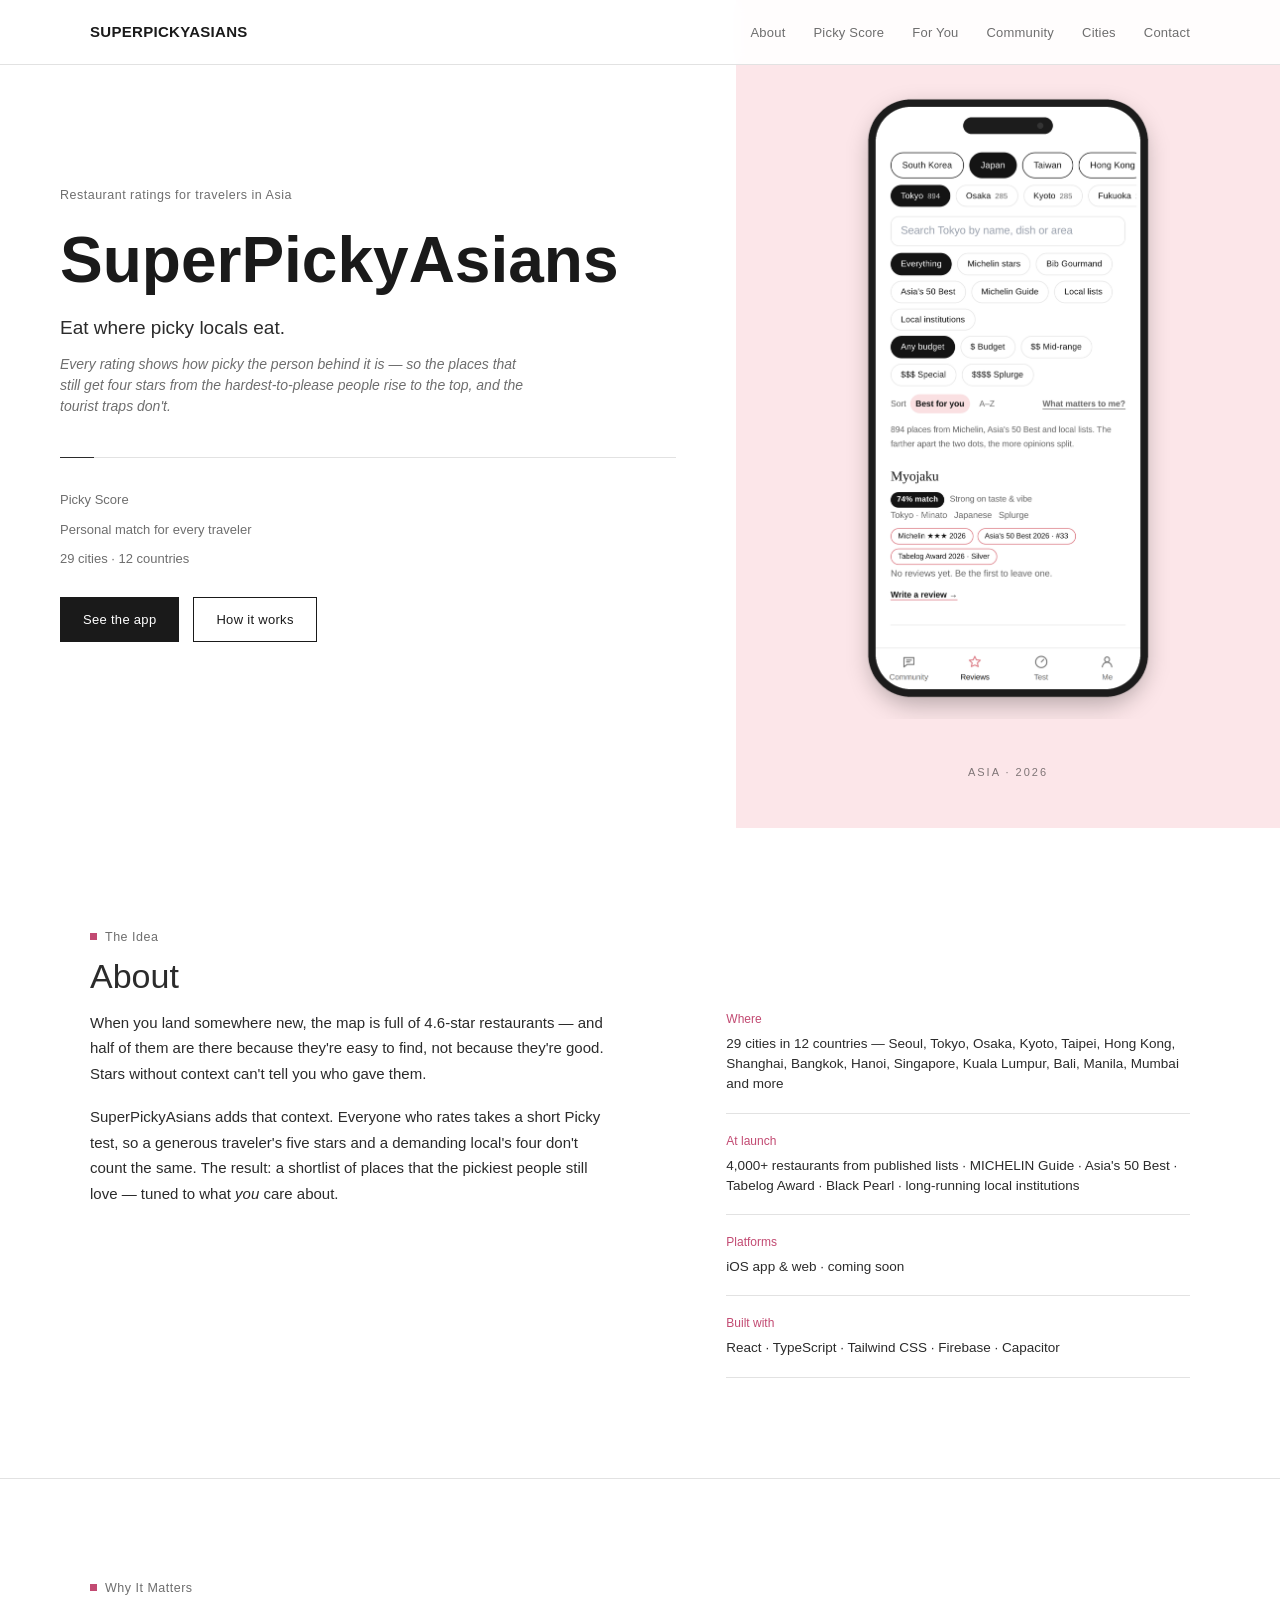
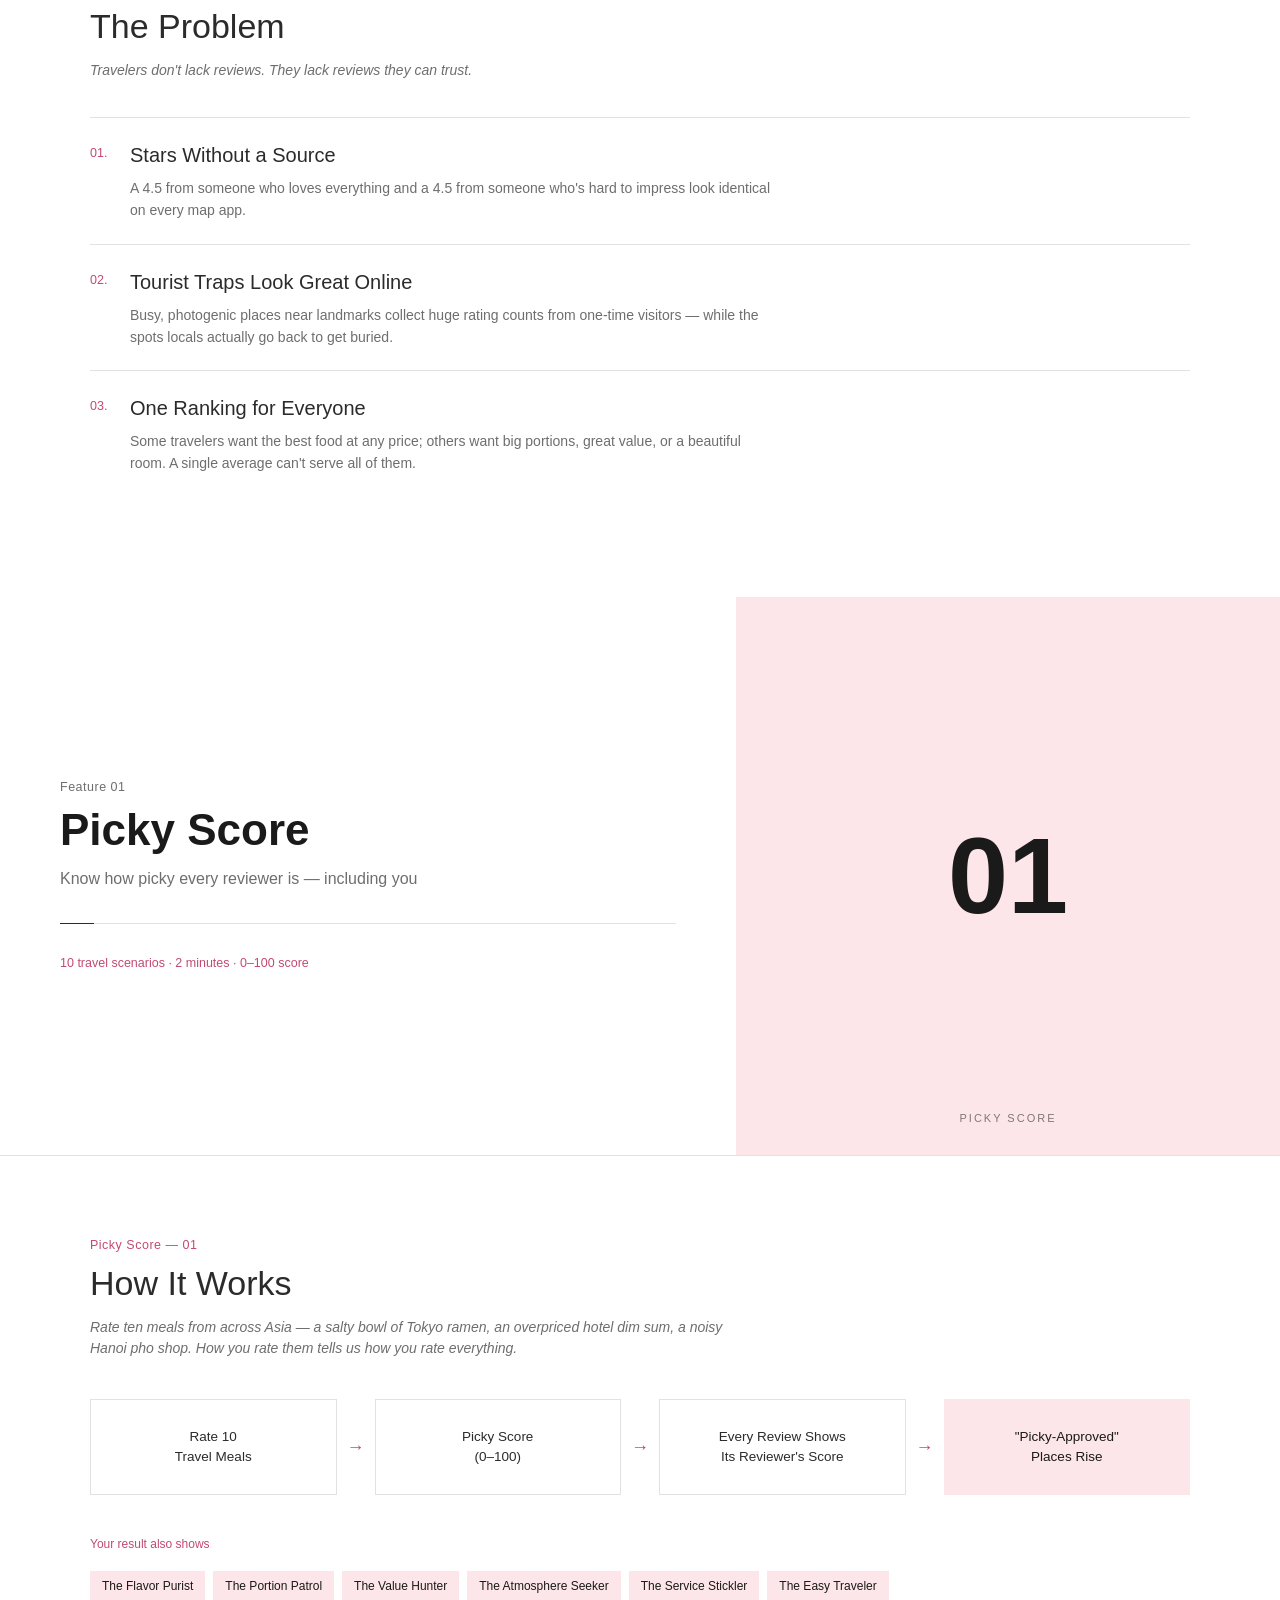
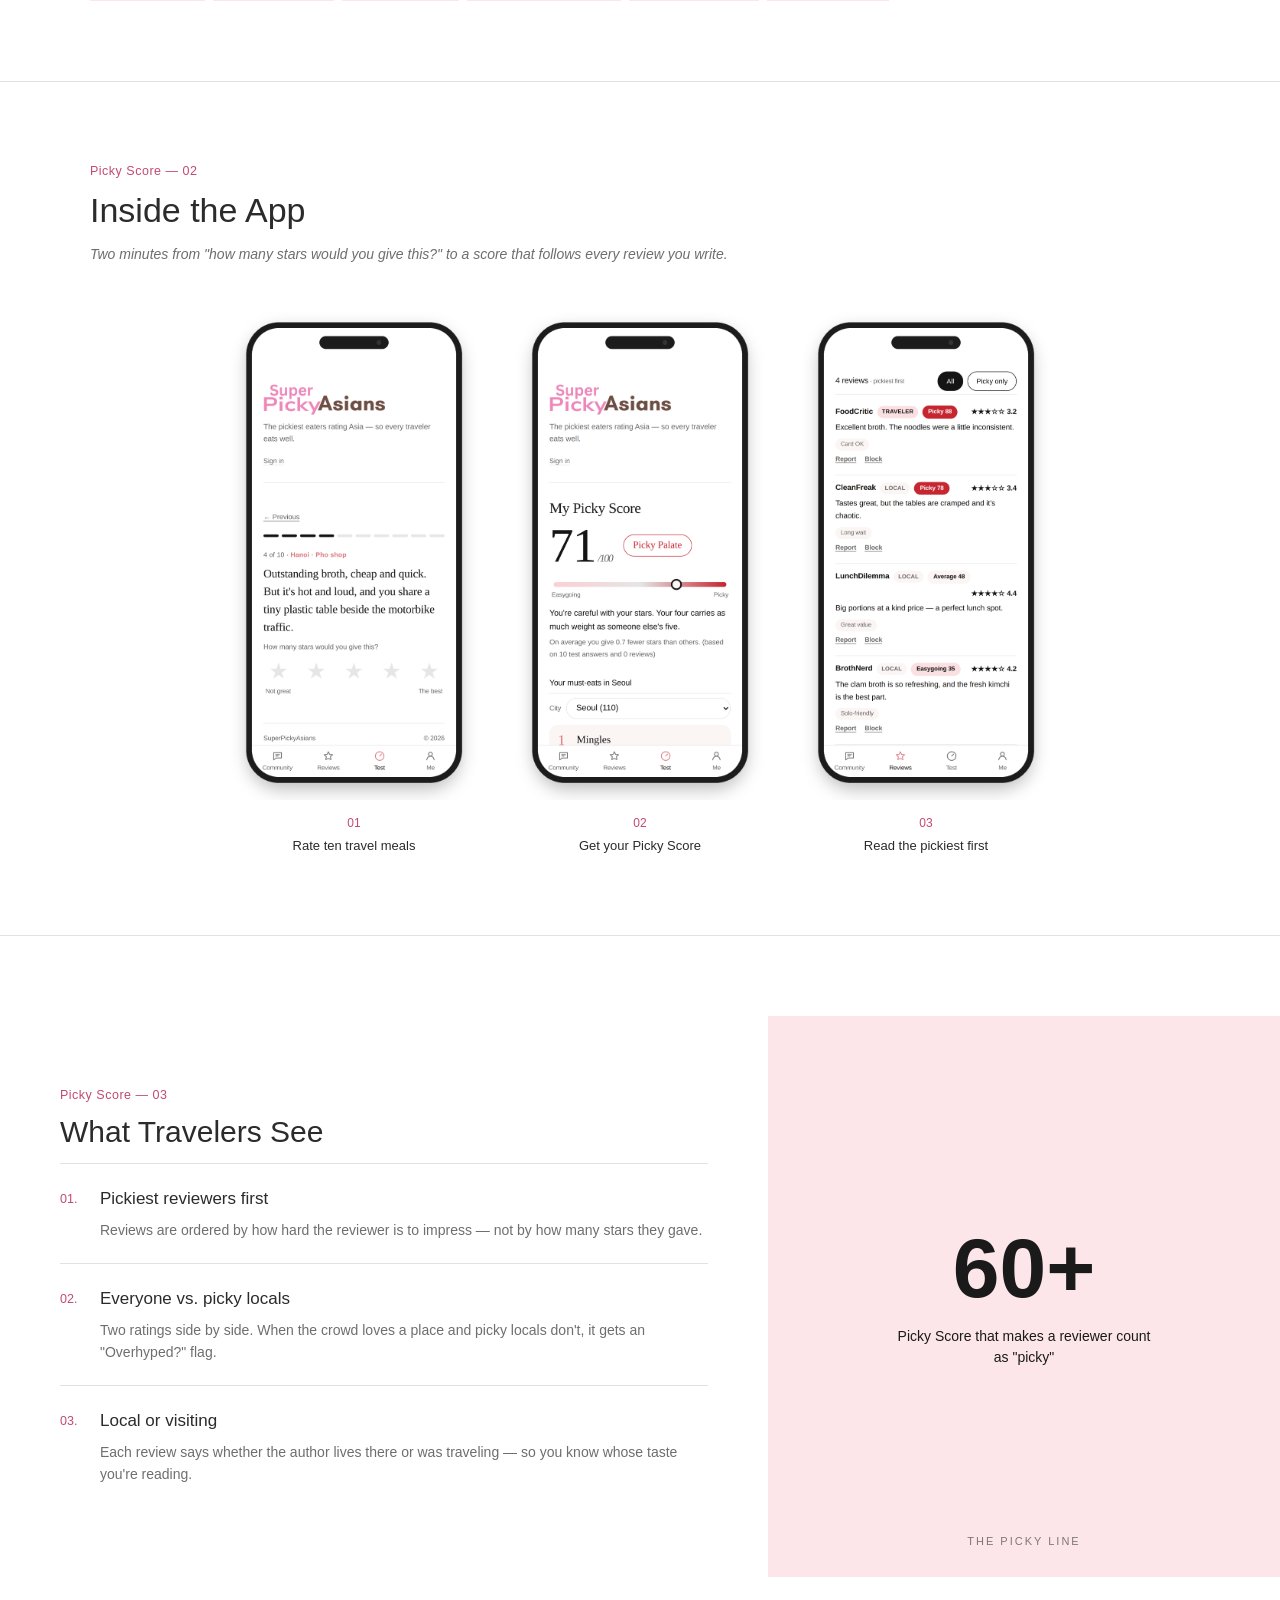
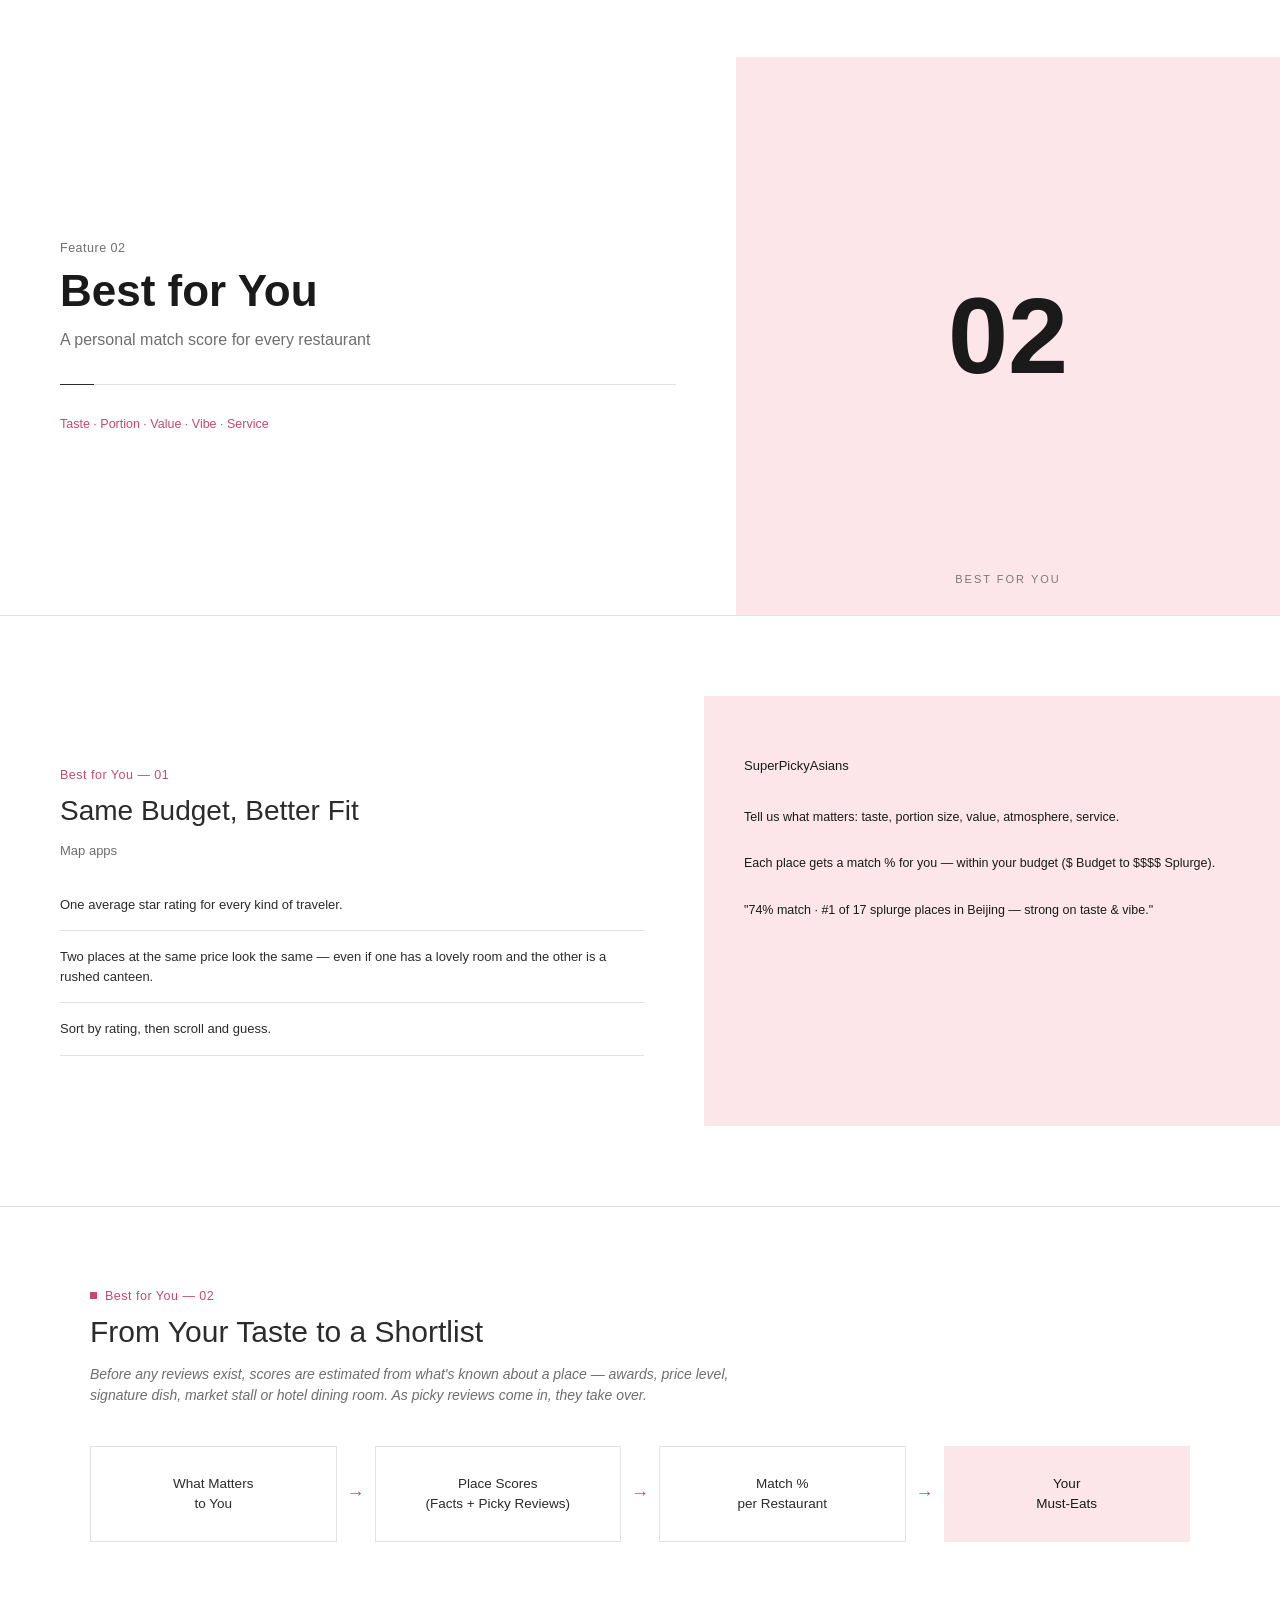
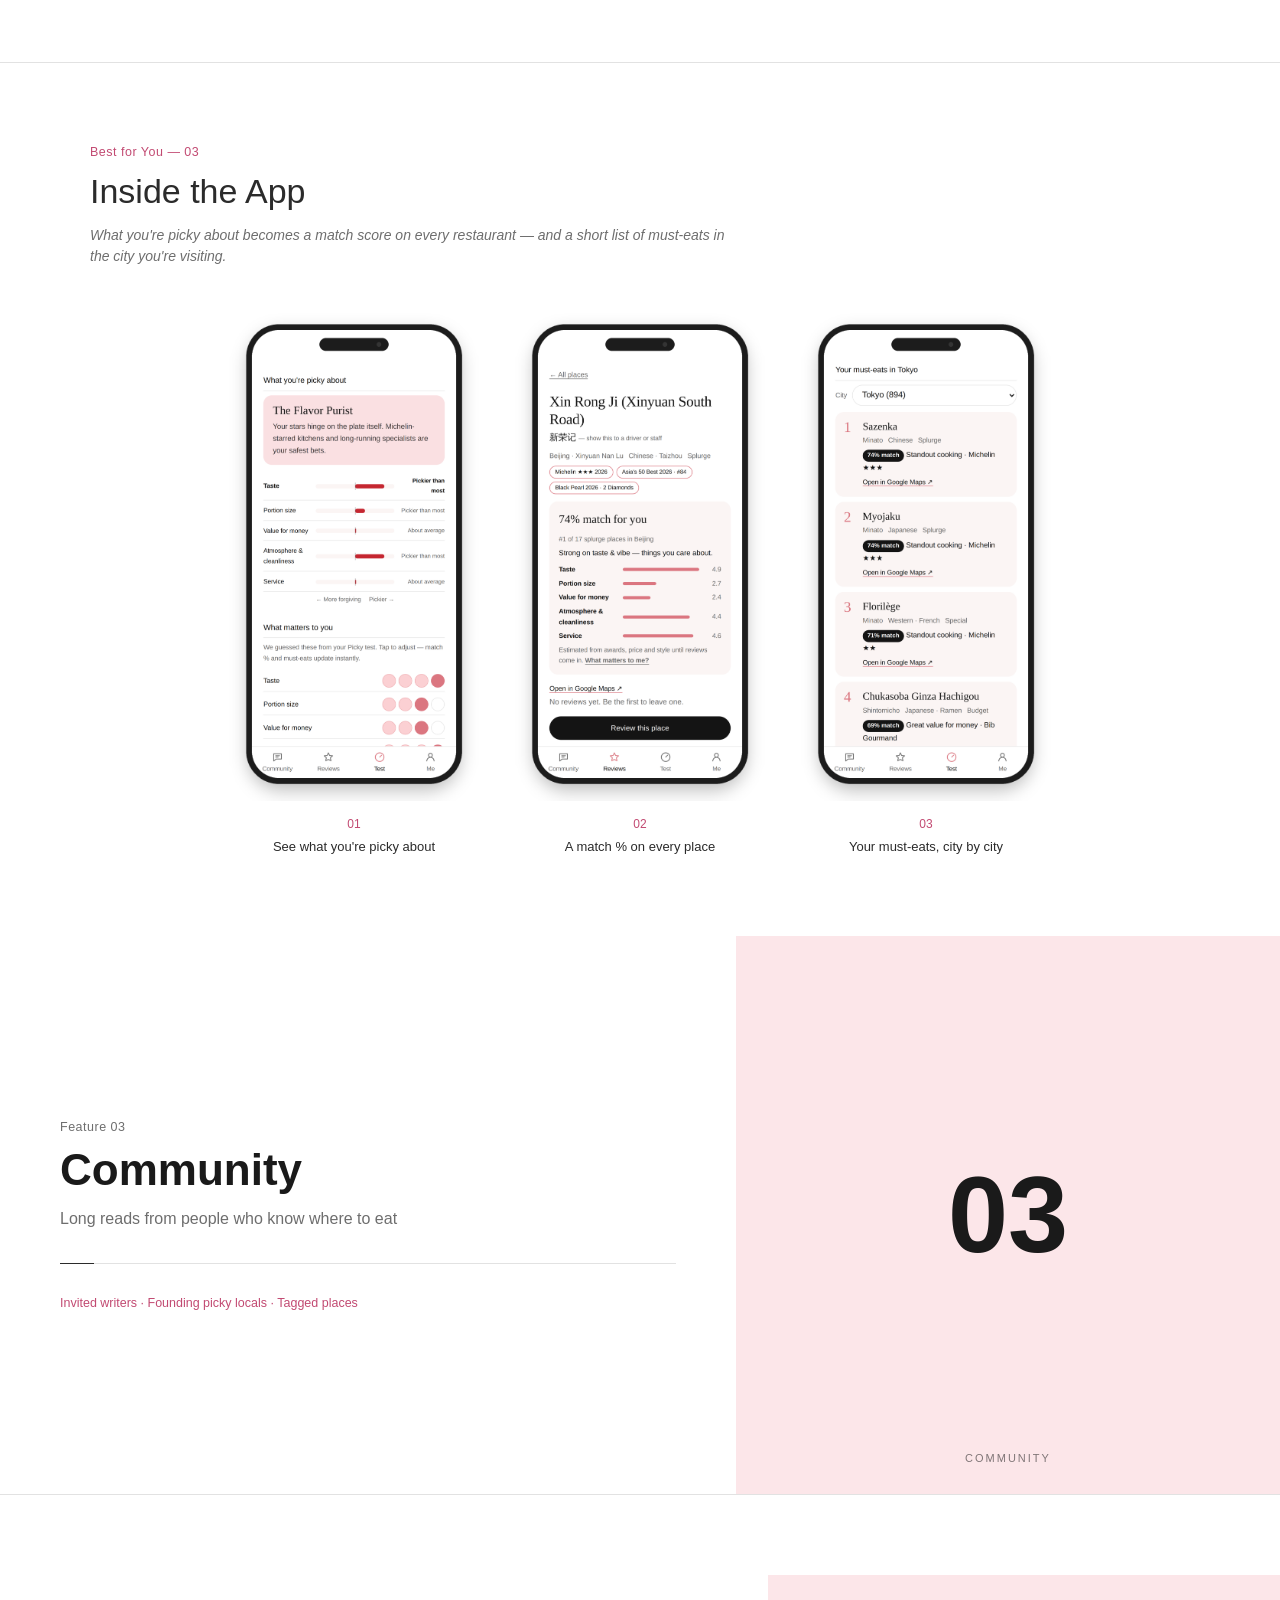
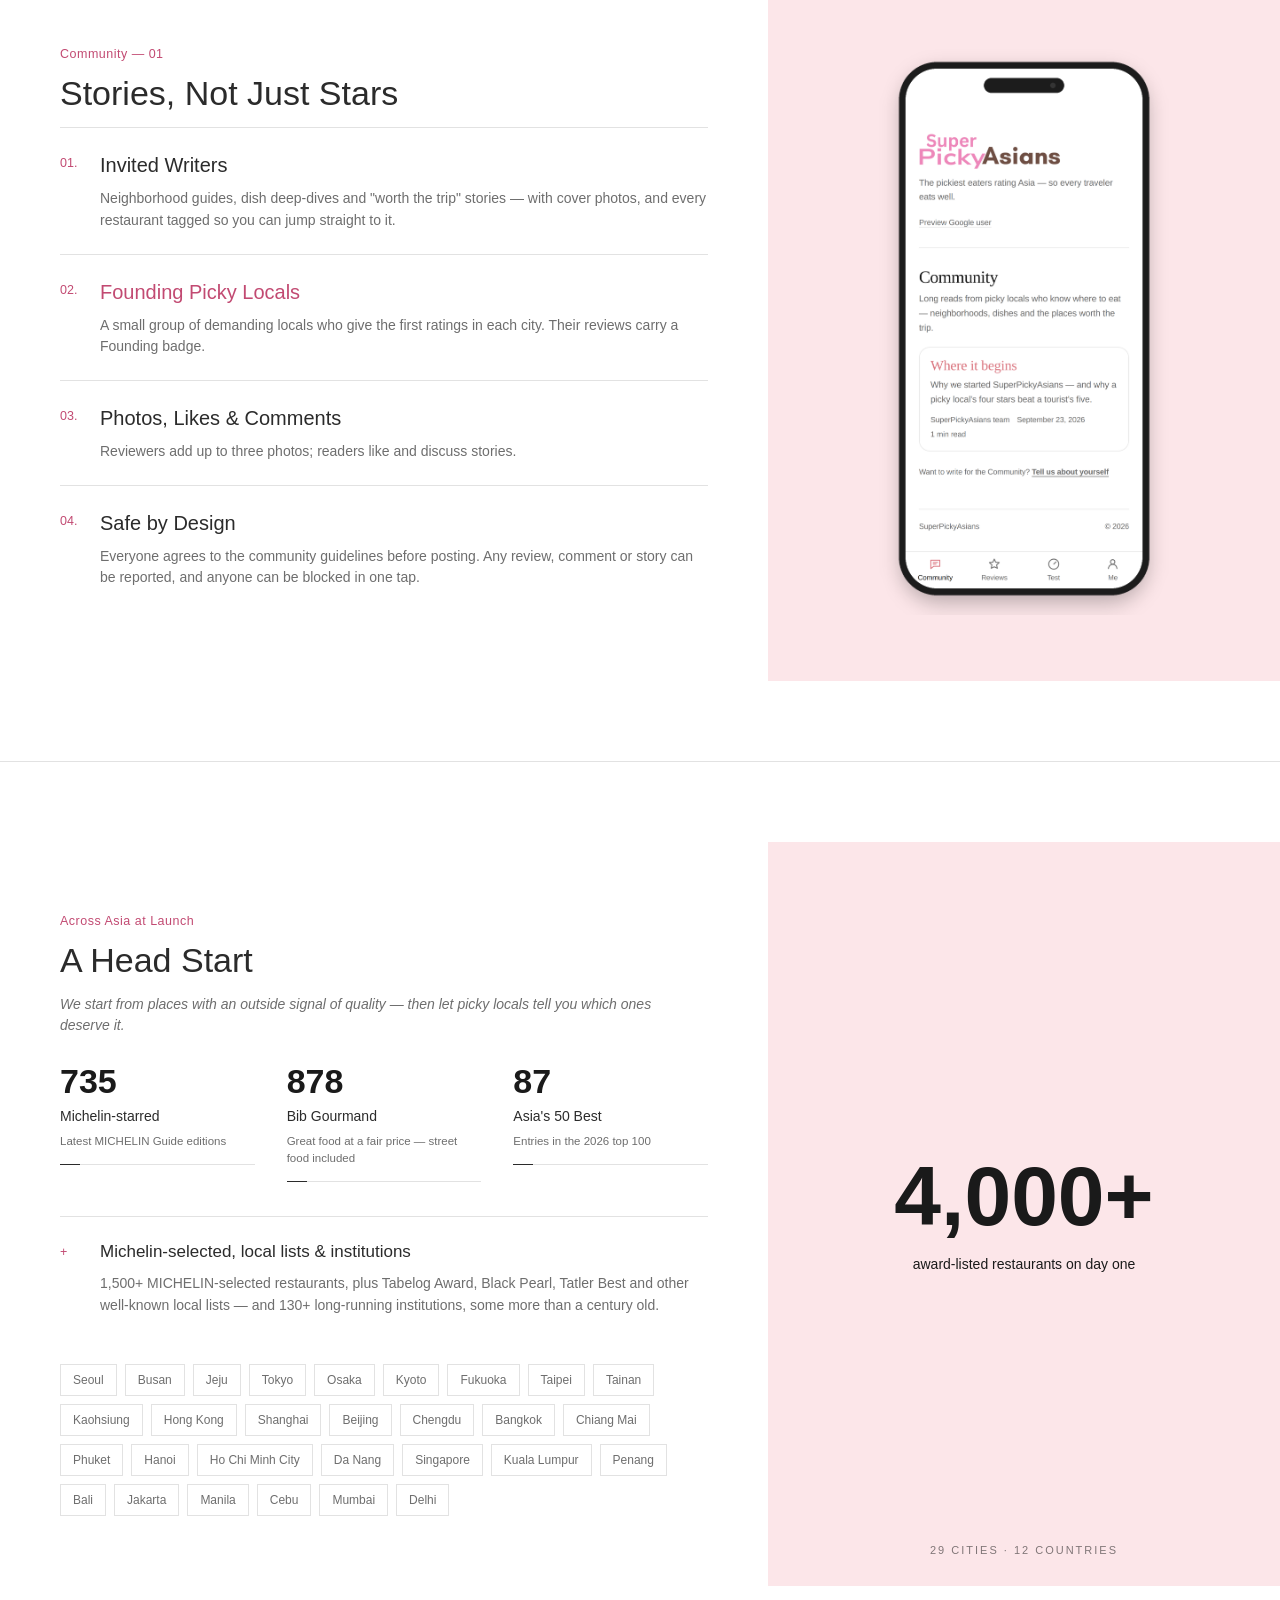
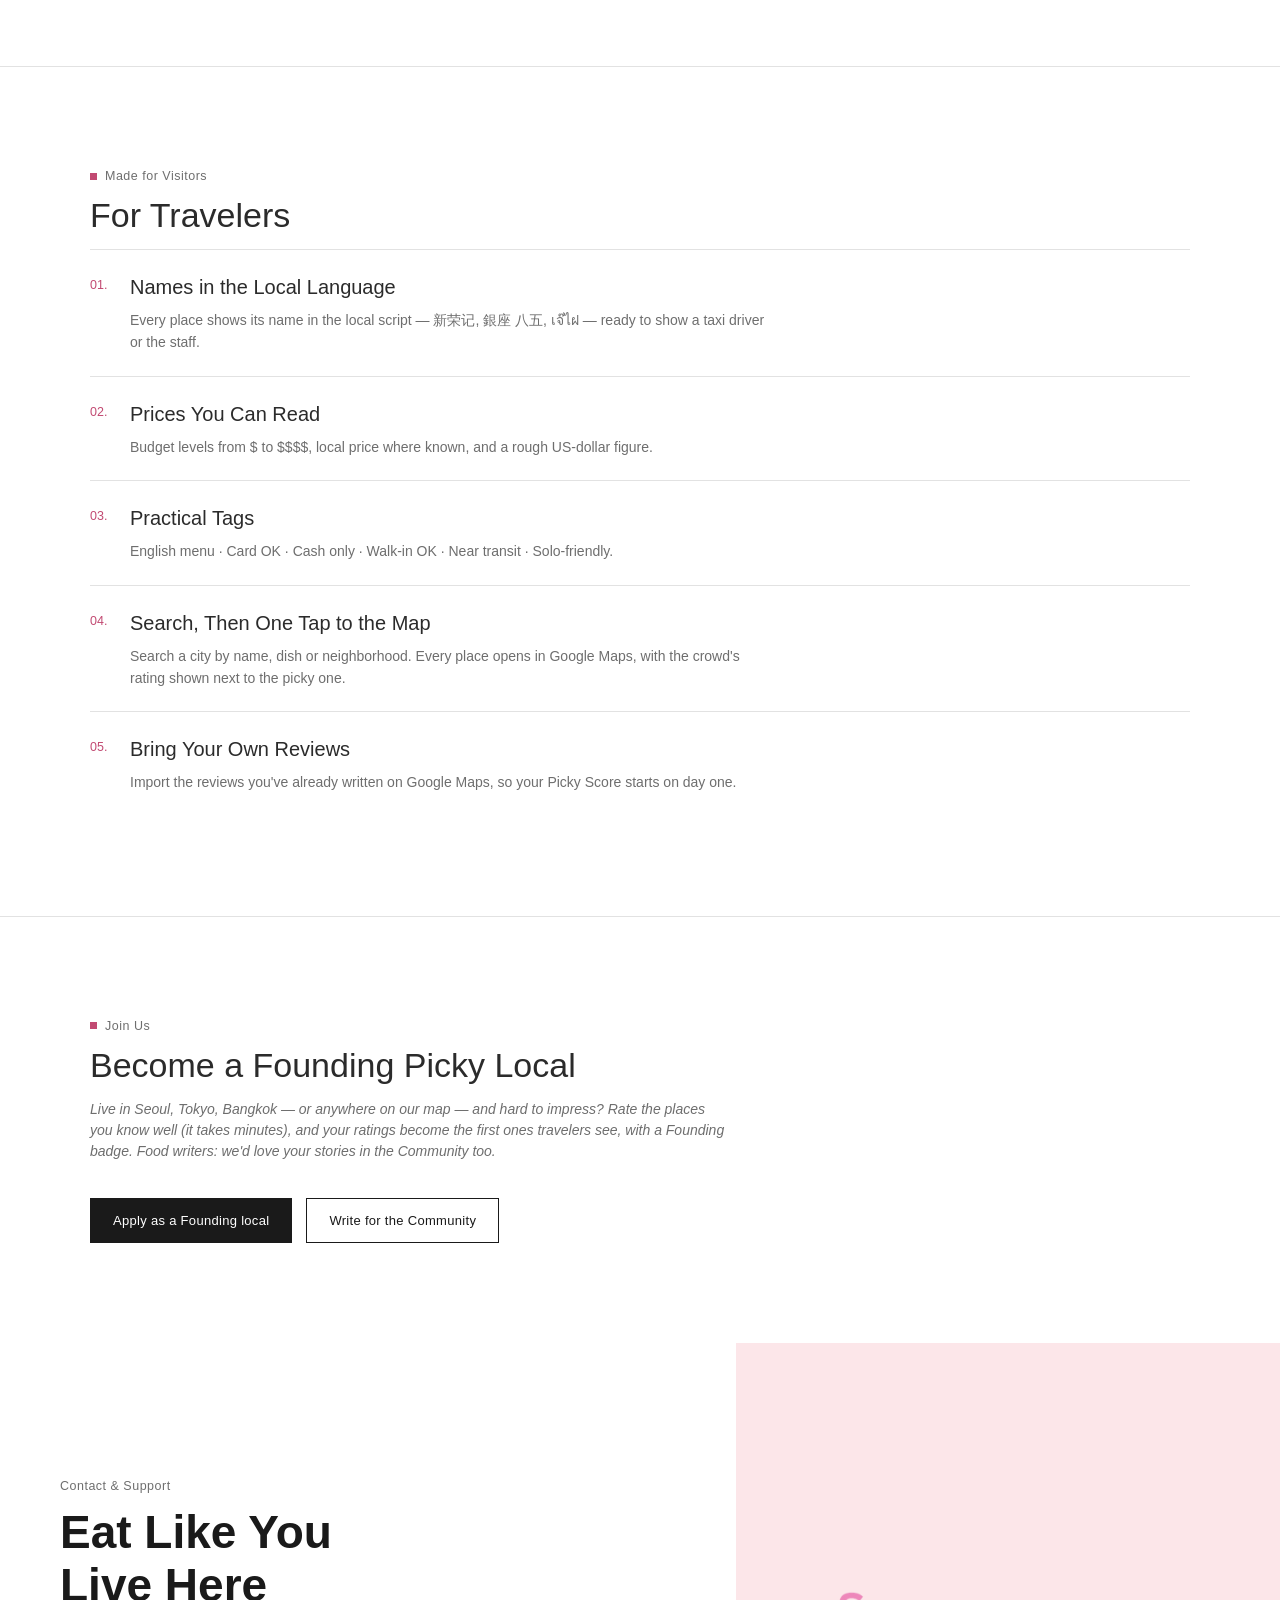
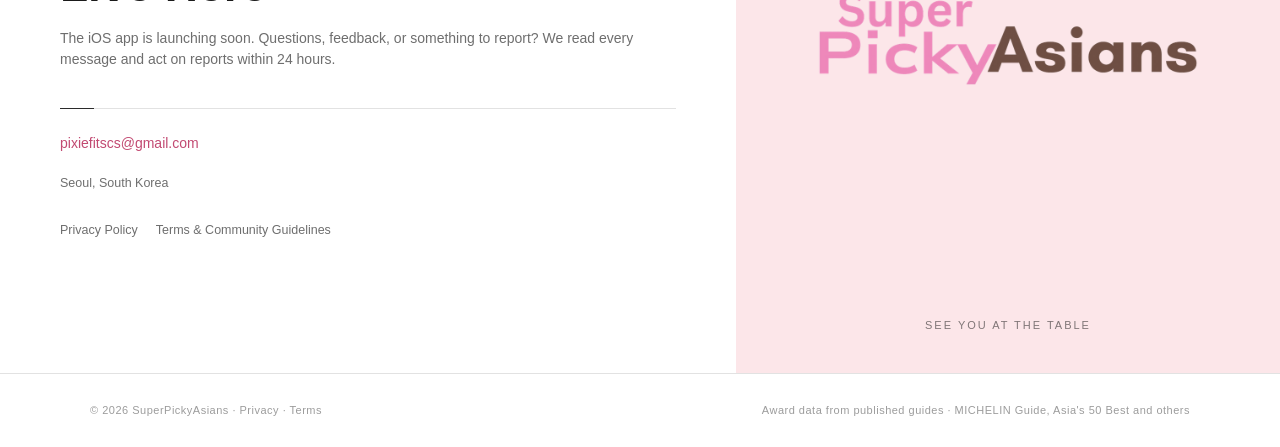
<file: index.html>
<!DOCTYPE html>
<html lang="en">
<head>
<meta charset="UTF-8">
<meta name="viewport" content="width=device-width, initial-scale=1.0">
<title>SuperPickyAsians — Eat where picky locals eat</title>
<meta name="description" content="SuperPickyAsians: restaurant ratings from picky locals and travelers across Asia. Every rating shows how picky the person behind it is — so you skip the tourist traps.">
<meta property="og:title" content="SuperPickyAsians — Eat where picky locals eat">
<meta property="og:description" content="Restaurant ratings from picky locals, for travelers in Asia. 4,000+ award-listed restaurants in 29 cities.">
<meta property="og:image" content="assets/logo.png">
<link rel="icon" href="assets/favicon.png">
<link rel="stylesheet" href="style.css">
</head>
<body>

<nav class="nav">
  <div class="wrap">
    <a href="#home" class="brand">SUPERPICKYASIANS</a>
    <ul id="navList">
      <li><a class="link" href="#about">About</a></li>
      <li><a class="link" href="#picky-score">Picky Score</a></li>
      <li><a class="link" href="#for-you">For You</a></li>
      <li><a class="link" href="#community">Community</a></li>
      <li><a class="link" href="#asia">Cities</a></li>
      <li><a class="link" href="#contact">Contact</a></li>
    </ul>
    <button class="menu-btn" id="menuBtn" aria-label="Toggle menu">&#9776;</button>
  </div>
</nav>

<!-- ===================== HERO ===================== -->
<header class="hero" id="home">
  <div class="hero-copy">
    <div class="eyebrow">Restaurant ratings for travelers in Asia</div>
    <h1 class="hero-name">SuperPickyAsians</h1>
    <div class="hero-role">Eat where picky locals eat.</div>
    <div class="hero-tagline">Every rating shows how picky the person behind it is — so the places that still get four stars from the hardest-to-please people rise to the top, and the tourist traps don't.</div>
    <div class="rule"></div>
    <div class="hero-tags">
      <span>Picky Score</span>
      <span>Personal match for every traveler</span>
      <span>29 cities · 12 countries</span>
    </div>
    <div class="cta-row">
      <a class="cta solid" href="#inside">See the app</a>
      <a class="cta" href="#how">How it works</a>
    </div>
  </div>
  <div class="hero-panel hero-phone-panel">
    <img class="hero-phone" src="assets/app_reviews.png" alt="SuperPickyAsians app — Reviews tab showing Tokyo restaurants with country and city filters">
    <span class="caption">ASIA · 2026</span>
  </div>
</header>

<!-- ===================== ABOUT ===================== -->
<section id="about">
  <div class="wrap reveal">
    <div class="eyebrow"><span class="pink-dot"></span>The Idea</div>
    <h2 class="section-title">About</h2>
    <div class="about-grid">
      <div class="about-bio">
        <p>When you land somewhere new, the map is full of 4.6-star restaurants — and half of them are there because they're easy to find, not because they're good. Stars without context can't tell you who gave them.</p>
        <p>SuperPickyAsians adds that context. Everyone who rates takes a short Picky test, so a generous traveler's five stars and a demanding local's four don't count the same. The result: a shortlist of places that the pickiest people still love — tuned to what <em>you</em> care about.</p>
      </div>
      <div class="about-facts">
        <div class="fact">
          <div class="flabel">Where</div>
          <div class="fvalue">29 cities in 12 countries — Seoul, Tokyo, Osaka, Kyoto, Taipei, Hong Kong, Shanghai, Bangkok, Hanoi, Singapore, Kuala Lumpur, Bali, Manila, Mumbai and more</div>
        </div>
        <div class="fact">
          <div class="flabel">At launch</div>
          <div class="fvalue">4,000+ restaurants from published lists · MICHELIN Guide · Asia's 50 Best · Tabelog Award · Black Pearl · long-running local institutions</div>
        </div>
        <div class="fact">
          <div class="flabel">Platforms</div>
          <div class="fvalue">iOS app &amp; web · coming soon</div>
        </div>
        <div class="fact">
          <div class="flabel">Built with</div>
          <div class="fvalue">React · TypeScript · Tailwind CSS · Firebase · Capacitor</div>
        </div>
      </div>
    </div>
  </div>
</section>

<!-- ===================== PROBLEM ===================== -->
<section id="problem" style="border-top:1px solid var(--line)">
  <div class="wrap reveal">
    <div class="eyebrow"><span class="pink-dot"></span>Why It Matters</div>
    <h2 class="section-title">The Problem</h2>
    <p class="section-italic">Travelers don't lack reviews. They lack reviews they can trust.</p>
    <div class="list-block">
      <div class="list-item">
        <div class="num">01.</div>
        <div><h3>Stars Without a Source</h3><p>A 4.5 from someone who loves everything and a 4.5 from someone who's hard to impress look identical on every map app.</p></div>
      </div>
      <div class="list-item">
        <div class="num">02.</div>
        <div><h3>Tourist Traps Look Great Online</h3><p>Busy, photogenic places near landmarks collect huge rating counts from one-time visitors — while the spots locals actually go back to get buried.</p></div>
      </div>
      <div class="list-item">
        <div class="num">03.</div>
        <div><h3>One Ranking for Everyone</h3><p>Some travelers want the best food at any price; others want big portions, great value, or a beautiful room. A single average can't serve all of them.</p></div>
      </div>
    </div>
  </div>
</section>

<!-- ===================== FEATURE 01 — PICKY SCORE ===================== -->
<div class="divider" id="picky-score">
  <div class="divider-copy">
    <div class="eyebrow">Feature 01</div>
    <div class="pname">Picky Score</div>
    <div class="psub">Know how picky every reviewer is — including you</div>
    <div class="rule"></div>
    <div class="ptag">10 travel scenarios · 2 minutes · 0–100 score</div>
  </div>
  <div class="divider-panel">
    <div class="pnum">01</div>
    <div class="pcaption">PICKY SCORE</div>
  </div>
</div>

<section class="subsection" id="how">
  <div class="wrap reveal">
    <div class="eyebrow">Picky Score — 01</div>
    <h2 class="section-title">How It Works</h2>
    <p class="section-italic">Rate ten meals from across Asia — a salty bowl of Tokyo ramen, an overpriced hotel dim sum, a noisy Hanoi pho shop. How you rate them tells us how you rate everything.</p>
    <div class="flow">
      <div class="step">Rate 10<br>Travel Meals</div>
      <div class="arrow">&rarr;</div>
      <div class="step">Picky Score<br>(0–100)</div>
      <div class="arrow">&rarr;</div>
      <div class="step">Every Review Shows<br>Its Reviewer's Score</div>
      <div class="arrow">&rarr;</div>
      <div class="step final">"Picky-Approved"<br>Places Rise</div>
    </div>
    <div class="flow-label">Your result also shows</div>
    <div class="chip-row">
      <span>The Flavor Purist</span>
      <span>The Portion Patrol</span>
      <span>The Value Hunter</span>
      <span>The Atmosphere Seeker</span>
      <span>The Service Stickler</span>
      <span>The Easy Traveler</span>
    </div>
  </div>
</section>

<section class="subsection" id="inside">
  <div class="wrap reveal">
    <div class="eyebrow">Picky Score — 02</div>
    <h2 class="section-title">Inside the App</h2>
    <p class="section-italic">Two minutes from "how many stars would you give this?" to a score that follows every review you write.</p>
    <div class="phones three">
      <figure>
        <img src="assets/app_test.png" alt="Picky test — a Hanoi pho shop scenario rated from one to five stars" loading="lazy">
        <figcaption><span>01</span>Rate ten travel meals</figcaption>
      </figure>
      <figure>
        <img src="assets/app_score.png" alt="My Picky Score — 71 out of 100, Picky Palate" loading="lazy">
        <figcaption><span>02</span>Get your Picky Score</figcaption>
      </figure>
      <figure>
        <img src="assets/app_picky_first.png" alt="Reviews for a restaurant, pickiest reviewers first, each tagged Local or Traveler with their Picky Score" loading="lazy">
        <figcaption><span>03</span>Read the pickiest first</figcaption>
      </figure>
    </div>
  </div>
</section>

<div class="stat-split subsection">
  <div class="stat-copy">
    <div class="eyebrow">Picky Score — 03</div>
    <h2 class="section-title" style="font-size:30px">What Travelers See</h2>
    <div class="list-block">
      <div class="list-item">
        <div class="num">01.</div>
        <div><h3 style="font-size:17px">Pickiest reviewers first</h3><p>Reviews are ordered by how hard the reviewer is to impress — not by how many stars they gave.</p></div>
      </div>
      <div class="list-item">
        <div class="num">02.</div>
        <div><h3 style="font-size:17px">Everyone vs. picky locals</h3><p>Two ratings side by side. When the crowd loves a place and picky locals don't, it gets an "Overhyped?" flag.</p></div>
      </div>
      <div class="list-item">
        <div class="num">03.</div>
        <div><h3 style="font-size:17px">Local or visiting</h3><p>Each review says whether the author lives there or was traveling — so you know whose taste you're reading.</p></div>
      </div>
    </div>
  </div>
  <div class="stat-panel">
    <div class="big">60+</div>
    <div class="sub">Picky Score that makes a reviewer count as "picky"</div>
    <div class="cap">THE PICKY LINE</div>
  </div>
</div>

<!-- ===================== FEATURE 02 — FOR YOU ===================== -->
<div class="divider" id="for-you">
  <div class="divider-copy">
    <div class="eyebrow">Feature 02</div>
    <div class="pname">Best for You</div>
    <div class="psub">A personal match score for every restaurant</div>
    <div class="rule"></div>
    <div class="ptag">Taste · Portion · Value · Vibe · Service</div>
  </div>
  <div class="divider-panel">
    <div class="pnum">02</div>
    <div class="pcaption">BEST FOR YOU</div>
  </div>
</div>

<div class="ba-split subsection">
  <div class="ba-copy">
    <div class="eyebrow">Best for You — 01</div>
    <h2 class="section-title" style="font-size:28px">Same Budget, Better Fit</h2>
    <div class="lbl">Map apps</div>
    <div class="row">One average star rating for every kind of traveler.</div>
    <div class="row">Two places at the same price look the same — even if one has a lovely room and the other is a rushed canteen.</div>
    <div class="row">Sort by rating, then scroll and guess.</div>
  </div>
  <div class="ba-panel">
    <div class="lbl">SuperPickyAsians</div>
    <div class="row">Tell us what matters: taste, portion size, value, atmosphere, service.</div>
    <div class="row">Each place gets a match % for you — within your budget ($ Budget to $$$$ Splurge).</div>
    <div class="row">"74% match · #1 of 17 splurge places in Beijing — strong on taste &amp; vibe."</div>
  </div>
</div>

<section class="subsection">
  <div class="wrap reveal">
    <div class="eyebrow"><span class="pink-dot"></span>Best for You — 02</div>
    <h2 class="section-title" style="font-size:30px">From Your Taste to a Shortlist</h2>
    <p class="section-italic">Before any reviews exist, scores are estimated from what's known about a place — awards, price level, signature dish, market stall or hotel dining room. As picky reviews come in, they take over.</p>
    <div class="flow">
      <div class="step">What Matters<br>to You</div>
      <div class="arrow">&rarr;</div>
      <div class="step">Place Scores<br>(Facts + Picky Reviews)</div>
      <div class="arrow">&rarr;</div>
      <div class="step">Match %<br>per Restaurant</div>
      <div class="arrow">&rarr;</div>
      <div class="step final">Your<br>Must-Eats</div>
    </div>
  </div>
</section>

<section class="subsection">
  <div class="wrap reveal">
    <div class="eyebrow">Best for You — 03</div>
    <h2 class="section-title">Inside the App</h2>
    <p class="section-italic">What you're picky about becomes a match score on every restaurant — and a short list of must-eats in the city you're visiting.</p>
    <div class="phones three">
      <figure>
        <img src="assets/app_picky_about.png" alt="What you're picky about — The Flavor Purist, with a breakdown across taste, portion, value, atmosphere and service" loading="lazy">
        <figcaption><span>01</span>See what you're picky about</figcaption>
      </figure>
      <figure>
        <img src="assets/app_place.png" alt="Restaurant page for Xin Rong Ji in Beijing — local-language name, awards and a 74% match" loading="lazy">
        <figcaption><span>02</span>A match % on every place</figcaption>
      </figure>
      <figure>
        <img src="assets/app_musteats.png" alt="Your must-eats in Tokyo — ranked picks with match percentages" loading="lazy">
        <figcaption><span>03</span>Your must-eats, city by city</figcaption>
      </figure>
    </div>
  </div>
</section>

<!-- ===================== FEATURE 03 — COMMUNITY ===================== -->
<div class="divider" id="community">
  <div class="divider-copy">
    <div class="eyebrow">Feature 03</div>
    <div class="pname">Community</div>
    <div class="psub">Long reads from people who know where to eat</div>
    <div class="rule"></div>
    <div class="ptag">Invited writers · Founding picky locals · Tagged places</div>
  </div>
  <div class="divider-panel">
    <div class="pnum">03</div>
    <div class="pcaption">COMMUNITY</div>
  </div>
</div>

<div class="phone-split subsection">
  <div class="phone-split-copy">
    <div class="eyebrow">Community — 01</div>
    <h2 class="section-title">Stories, Not Just Stars</h2>
    <div class="list-block">
      <div class="list-item">
        <div class="num">01.</div>
        <div><h3>Invited Writers</h3><p>Neighborhood guides, dish deep-dives and "worth the trip" stories — with cover photos, and every restaurant tagged so you can jump straight to it.</p></div>
      </div>
      <div class="list-item">
        <div class="num">02.</div>
        <div><h3 class="accent">Founding Picky Locals</h3><p>A small group of demanding locals who give the first ratings in each city. Their reviews carry a Founding badge.</p></div>
      </div>
      <div class="list-item">
        <div class="num">03.</div>
        <div><h3>Photos, Likes &amp; Comments</h3><p>Reviewers add up to three photos; readers like and discuss stories.</p></div>
      </div>
      <div class="list-item">
        <div class="num">04.</div>
        <div><h3>Safe by Design</h3><p>Everyone agrees to the community guidelines before posting. Any review, comment or story can be reported, and anyone can be blocked in one tap.</p></div>
      </div>
    </div>
  </div>
  <div class="phone-split-panel">
    <img src="assets/app_community.png" alt="Community tab — long-form stories from picky locals" loading="lazy">
  </div>
</div>

<!-- ===================== ACROSS ASIA ===================== -->
<div class="stat-split subsection" id="asia">
  <div class="stat-copy">
    <div class="eyebrow">Across Asia at Launch</div>
    <h2 class="section-title">A Head Start</h2>
    <p class="section-italic" style="margin-bottom:28px">We start from places with an outside signal of quality — then let picky locals tell you which ones deserve it.</p>
    <div class="datasets">
      <div class="dataset">
        <div class="dnum">735</div>
        <h4>Michelin-starred</h4>
        <p>Latest MICHELIN Guide editions</p>
        <div class="rule short"></div>
      </div>
      <div class="dataset">
        <div class="dnum">878</div>
        <h4>Bib Gourmand</h4>
        <p>Great food at a fair price — street food included</p>
        <div class="rule short"></div>
      </div>
      <div class="dataset">
        <div class="dnum">87</div>
        <h4>Asia's 50 Best</h4>
        <p>Entries in the 2026 top 100</p>
        <div class="rule short"></div>
      </div>
    </div>
    <div class="list-block" style="margin-top:20px">
      <div class="list-item">
        <div class="num">+</div>
        <div><h3 style="font-size:17px">Michelin-selected, local lists &amp; institutions</h3><p>1,500+ MICHELIN-selected restaurants, plus Tabelog Award, Black Pearl, Tatler Best and other well-known local lists — and 130+ long-running institutions, some more than a century old.</p></div>
      </div>
    </div>
    <div class="chip-row cities">
      <span>Seoul</span><span>Busan</span><span>Jeju</span><span>Tokyo</span><span>Osaka</span><span>Kyoto</span><span>Fukuoka</span>
      <span>Taipei</span><span>Tainan</span><span>Kaohsiung</span><span>Hong Kong</span><span>Shanghai</span><span>Beijing</span><span>Chengdu</span>
      <span>Bangkok</span><span>Chiang Mai</span><span>Phuket</span><span>Hanoi</span><span>Ho Chi Minh City</span><span>Da Nang</span><span>Singapore</span>
      <span>Kuala Lumpur</span><span>Penang</span><span>Bali</span><span>Jakarta</span><span>Manila</span><span>Cebu</span><span>Mumbai</span><span>Delhi</span>
    </div>
  </div>
  <div class="stat-panel">
    <div class="big">4,000+</div>
    <div class="sub">award-listed restaurants on day one</div>
    <div class="cap">29 CITIES · 12 COUNTRIES</div>
  </div>
</div>

<!-- ===================== FOR TRAVELERS ===================== -->
<section id="travelers" style="border-top:1px solid var(--line)">
  <div class="wrap reveal">
    <div class="eyebrow"><span class="pink-dot"></span>Made for Visitors</div>
    <h2 class="section-title">For Travelers</h2>
    <div class="list-block">
      <div class="list-item">
        <div class="num">01.</div>
        <div><h3>Names in the Local Language</h3><p>Every place shows its name in the local script — 新荣记, 銀座 八五, เจ๊ไฝ — ready to show a taxi driver or the staff.</p></div>
      </div>
      <div class="list-item">
        <div class="num">02.</div>
        <div><h3>Prices You Can Read</h3><p>Budget levels from $ to $$$$, local price where known, and a rough US-dollar figure.</p></div>
      </div>
      <div class="list-item">
        <div class="num">03.</div>
        <div><h3>Practical Tags</h3><p>English menu · Card OK · Cash only · Walk-in OK · Near transit · Solo-friendly.</p></div>
      </div>
      <div class="list-item">
        <div class="num">04.</div>
        <div><h3>Search, Then One Tap to the Map</h3><p>Search a city by name, dish or neighborhood. Every place opens in Google Maps, with the crowd's rating shown next to the picky one.</p></div>
      </div>
      <div class="list-item">
        <div class="num">05.</div>
        <div><h3>Bring Your Own Reviews</h3><p>Import the reviews you've already written on Google Maps, so your Picky Score starts on day one.</p></div>
      </div>
    </div>
  </div>
</section>

<!-- ===================== FOUNDING LOCALS CTA ===================== -->
<section id="founding" style="border-top:1px solid var(--line)">
  <div class="wrap reveal">
    <div class="eyebrow"><span class="pink-dot"></span>Join Us</div>
    <h2 class="section-title">Become a Founding Picky Local</h2>
    <p class="section-italic">Live in Seoul, Tokyo, Bangkok — or anywhere on our map — and hard to impress? Rate the places you know well (it takes minutes), and your ratings become the first ones travelers see, with a Founding badge. Food writers: we'd love your stories in the Community too.</p>
    <div class="cta-row" style="margin-top:0">
      <a class="cta solid" href="mailto:pixiefitscs@gmail.com?subject=Founding%20picky%20local%20%E2%80%94%20SuperPickyAsians">Apply as a Founding local</a>
      <a class="cta" href="mailto:pixiefitscs@gmail.com?subject=Writing%20for%20SuperPickyAsians">Write for the Community</a>
    </div>
  </div>
</section>

<!-- ===================== CLOSING / CONTACT ===================== -->
<div class="closing" id="contact">
  <div class="closing-copy">
    <div class="eyebrow">Contact &amp; Support</div>
    <h2>Eat Like You<br>Live Here</h2>
    <div class="lead">The iOS app is launching soon. Questions, feedback, or something to report? We read every message and act on reports within 24 hours.</div>
    <div class="rule"></div>
    <div class="contact-row email"><a href="mailto:pixiefitscs@gmail.com">pixiefitscs@gmail.com</a></div>
    <div class="contact-row addr">Seoul, South Korea</div>
    <div class="links">
      <a href="privacy.html">Privacy Policy</a>
      <a href="terms.html">Terms &amp; Community Guidelines</a>
    </div>
  </div>
  <div class="closing-panel">
    <img class="closing-logo" src="assets/logo.png" alt="SuperPickyAsians">
    <span class="cap">SEE YOU AT THE TABLE</span>
  </div>
</div>

<footer>
  <div class="wrap">
    <span>© 2026 SuperPickyAsians · <a href="privacy.html">Privacy</a> · <a href="terms.html">Terms</a></span>
    <span>Award data from published guides · MICHELIN Guide, Asia's 50 Best and others</span>
  </div>
</footer>

<a href="#home" class="top-link" id="topLink" aria-label="Back to top">&uarr;</a>

<script src="script.js"></script>
</body>
</html>
</file>
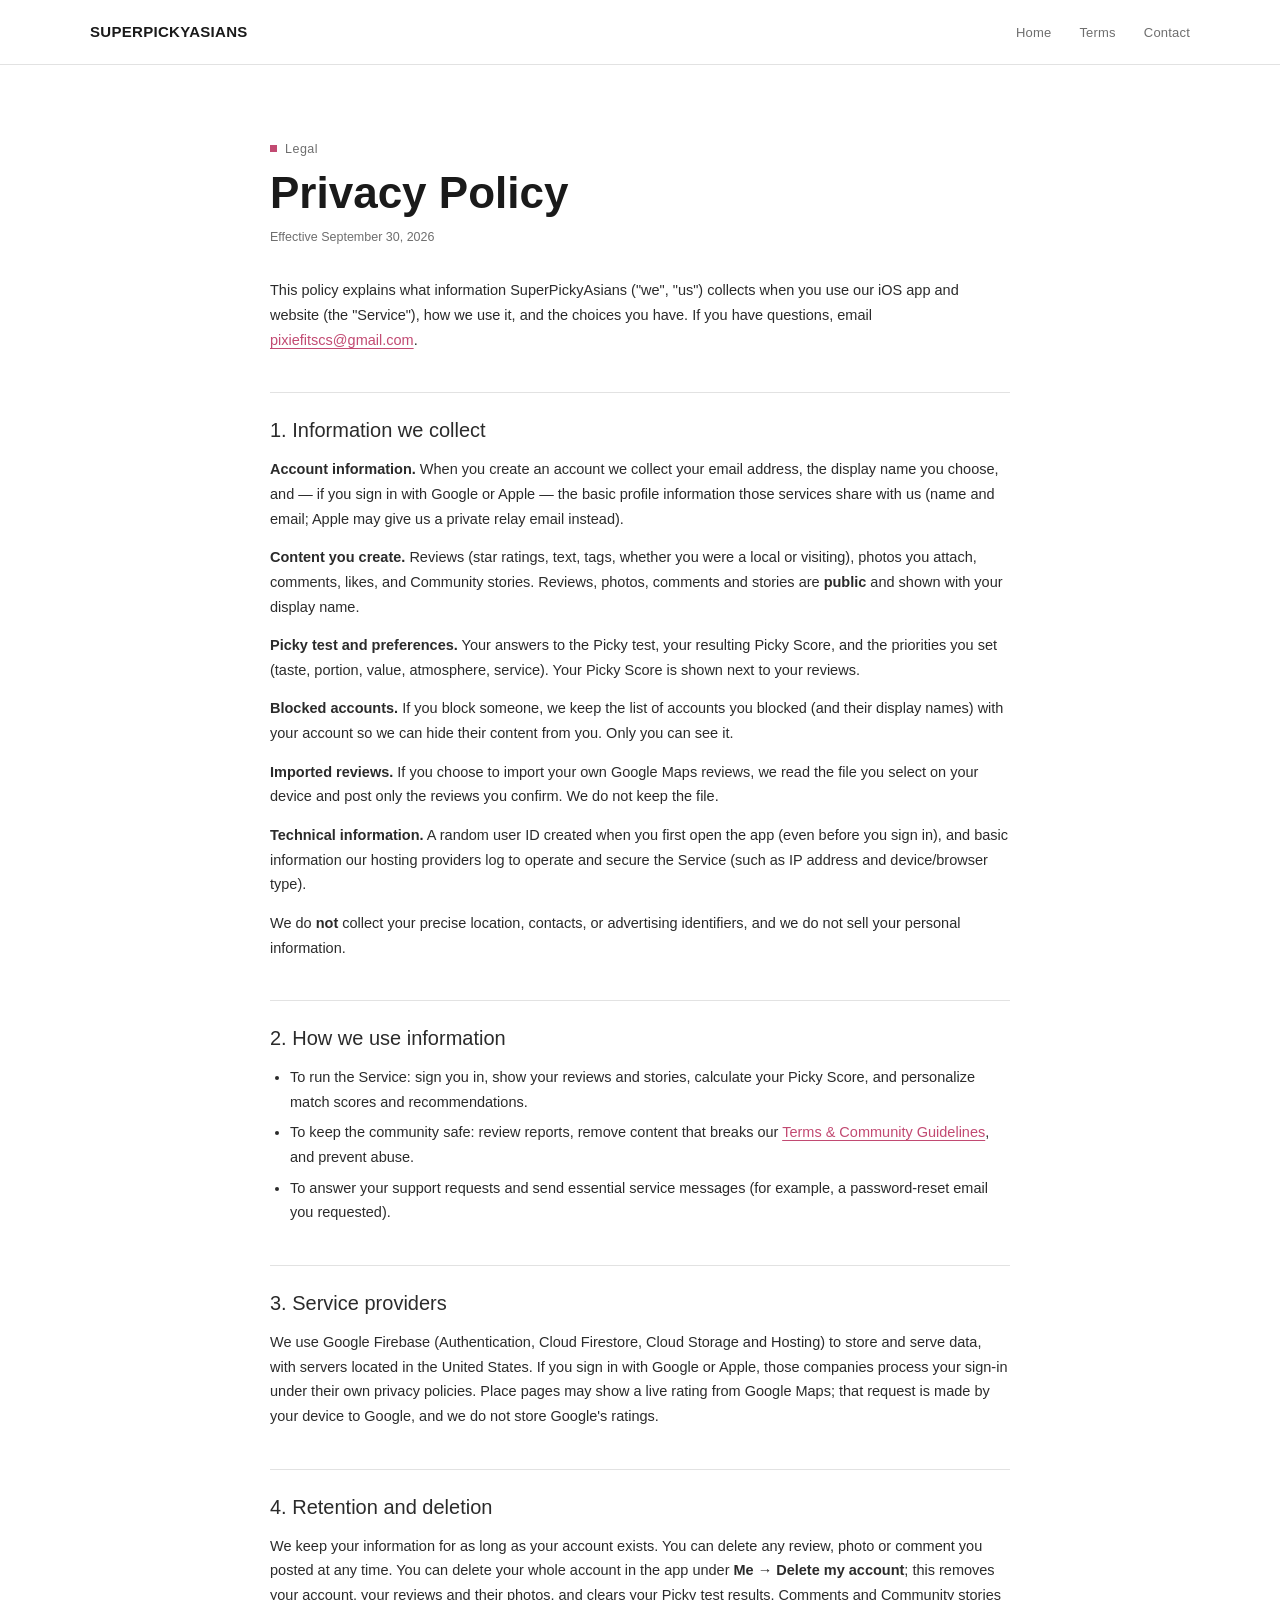
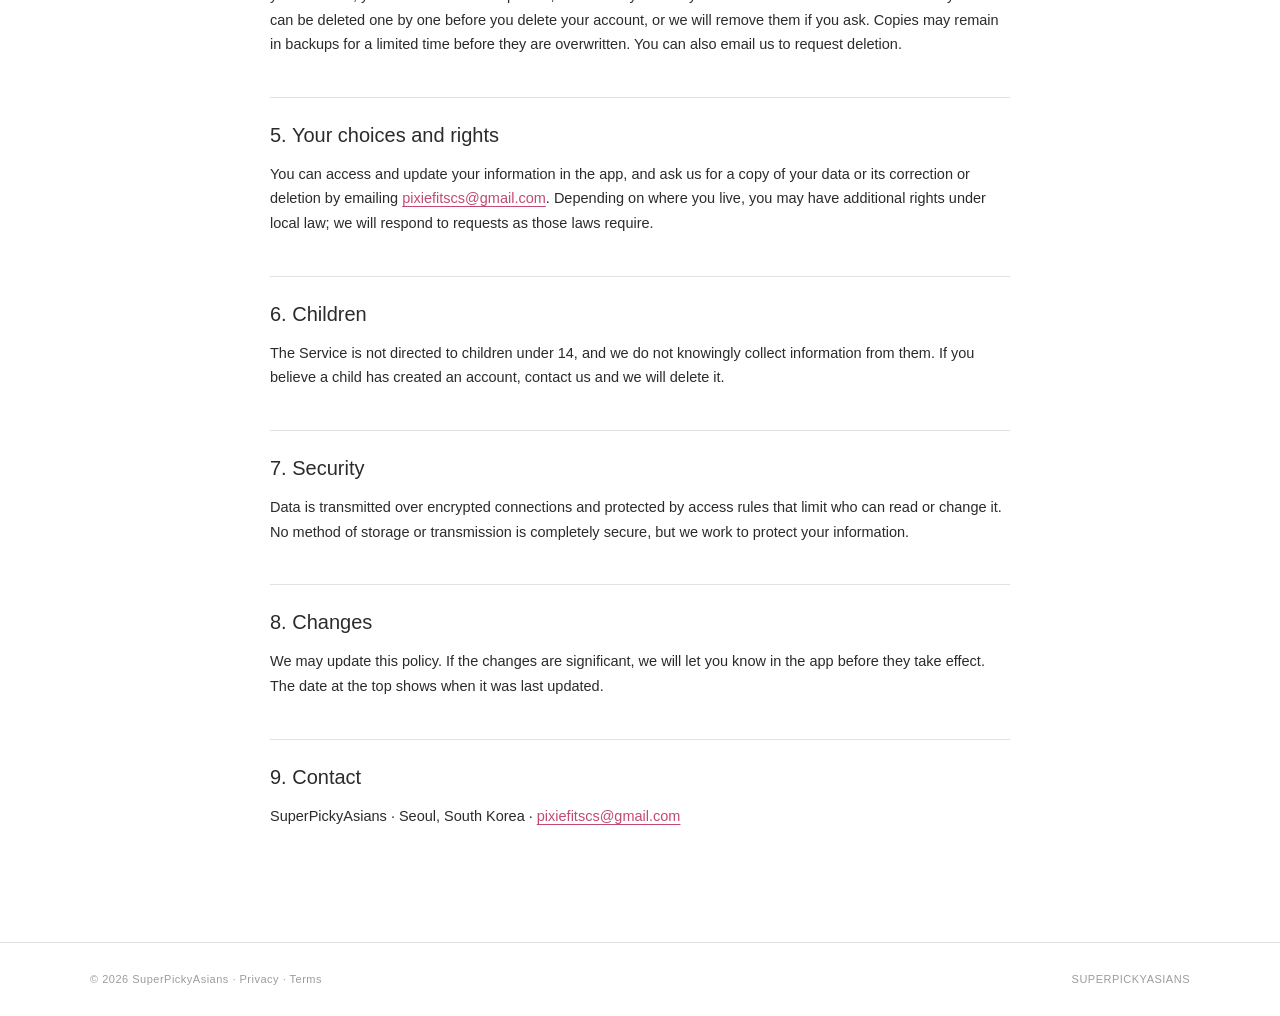
<file: privacy.html>
<!DOCTYPE html>
<html lang="en">
<head>
<meta charset="UTF-8">
<meta name="viewport" content="width=device-width, initial-scale=1.0">
<title>Privacy Policy — SuperPickyAsians</title>
<meta name="description" content="How SuperPickyAsians collects, uses and protects your information.">
<link rel="icon" href="assets/favicon.png">
<link rel="stylesheet" href="style.css">
</head>
<body>

<nav class="nav">
  <div class="wrap">
    <a href="index.html" class="brand">SUPERPICKYASIANS</a>
    <ul id="navList">
      <li><a class="link" href="index.html">Home</a></li>
      <li><a class="link" href="terms.html">Terms</a></li>
      <li><a class="link" href="index.html#contact">Contact</a></li>
    </ul>
    <button class="menu-btn" id="menuBtn" aria-label="Toggle menu">&#9776;</button>
  </div>
</nav>

<main class="legal">
  <div class="wrap">
    <div class="eyebrow"><span class="pink-dot"></span>Legal</div>
    <h1>Privacy Policy</h1>
    <p class="updated">Effective September 30, 2026</p>

    <p>This policy explains what information SuperPickyAsians ("we", "us") collects when you use our iOS app and website (the "Service"), how we use it, and the choices you have. If you have questions, email <a href="mailto:pixiefitscs@gmail.com">pixiefitscs@gmail.com</a>.</p>

    <h2>1. Information we collect</h2>
    <p><strong>Account information.</strong> When you create an account we collect your email address, the display name you choose, and — if you sign in with Google or Apple — the basic profile information those services share with us (name and email; Apple may give us a private relay email instead).</p>
    <p><strong>Content you create.</strong> Reviews (star ratings, text, tags, whether you were a local or visiting), photos you attach, comments, likes, and Community stories. Reviews, photos, comments and stories are <strong>public</strong> and shown with your display name.</p>
    <p><strong>Picky test and preferences.</strong> Your answers to the Picky test, your resulting Picky Score, and the priorities you set (taste, portion, value, atmosphere, service). Your Picky Score is shown next to your reviews.</p>
    <p><strong>Blocked accounts.</strong> If you block someone, we keep the list of accounts you blocked (and their display names) with your account so we can hide their content from you. Only you can see it.</p>
    <p><strong>Imported reviews.</strong> If you choose to import your own Google Maps reviews, we read the file you select on your device and post only the reviews you confirm. We do not keep the file.</p>
    <p><strong>Technical information.</strong> A random user ID created when you first open the app (even before you sign in), and basic information our hosting providers log to operate and secure the Service (such as IP address and device/browser type).</p>
    <p>We do <strong>not</strong> collect your precise location, contacts, or advertising identifiers, and we do not sell your personal information.</p>

    <h2>2. How we use information</h2>
    <ul>
      <li>To run the Service: sign you in, show your reviews and stories, calculate your Picky Score, and personalize match scores and recommendations.</li>
      <li>To keep the community safe: review reports, remove content that breaks our <a href="terms.html">Terms &amp; Community Guidelines</a>, and prevent abuse.</li>
      <li>To answer your support requests and send essential service messages (for example, a password-reset email you requested).</li>
    </ul>

    <h2>3. Service providers</h2>
    <p>We use Google Firebase (Authentication, Cloud Firestore, Cloud Storage and Hosting) to store and serve data, with servers located in the United States. If you sign in with Google or Apple, those companies process your sign-in under their own privacy policies. Place pages may show a live rating from Google Maps; that request is made by your device to Google, and we do not store Google's ratings.</p>

    <h2>4. Retention and deletion</h2>
    <p>We keep your information for as long as your account exists. You can delete any review, photo or comment you posted at any time. You can delete your whole account in the app under <strong>Me → Delete my account</strong>; this removes your account, your reviews and their photos, and clears your Picky test results. Comments and Community stories can be deleted one by one before you delete your account, or we will remove them if you ask. Copies may remain in backups for a limited time before they are overwritten. You can also email us to request deletion.</p>

    <h2>5. Your choices and rights</h2>
    <p>You can access and update your information in the app, and ask us for a copy of your data or its correction or deletion by emailing <a href="mailto:pixiefitscs@gmail.com">pixiefitscs@gmail.com</a>. Depending on where you live, you may have additional rights under local law; we will respond to requests as those laws require.</p>

    <h2>6. Children</h2>
    <p>The Service is not directed to children under 14, and we do not knowingly collect information from them. If you believe a child has created an account, contact us and we will delete it.</p>

    <h2>7. Security</h2>
    <p>Data is transmitted over encrypted connections and protected by access rules that limit who can read or change it. No method of storage or transmission is completely secure, but we work to protect your information.</p>

    <h2>8. Changes</h2>
    <p>We may update this policy. If the changes are significant, we will let you know in the app before they take effect. The date at the top shows when it was last updated.</p>

    <h2>9. Contact</h2>
    <p>SuperPickyAsians · Seoul, South Korea · <a href="mailto:pixiefitscs@gmail.com">pixiefitscs@gmail.com</a></p>
  </div>
</main>

<footer>
  <div class="wrap">
    <span>© 2026 SuperPickyAsians · <a href="privacy.html">Privacy</a> · <a href="terms.html">Terms</a></span>
    <span>SUPERPICKYASIANS</span>
  </div>
</footer>

<script src="script.js"></script>
</body>
</html>
</file>
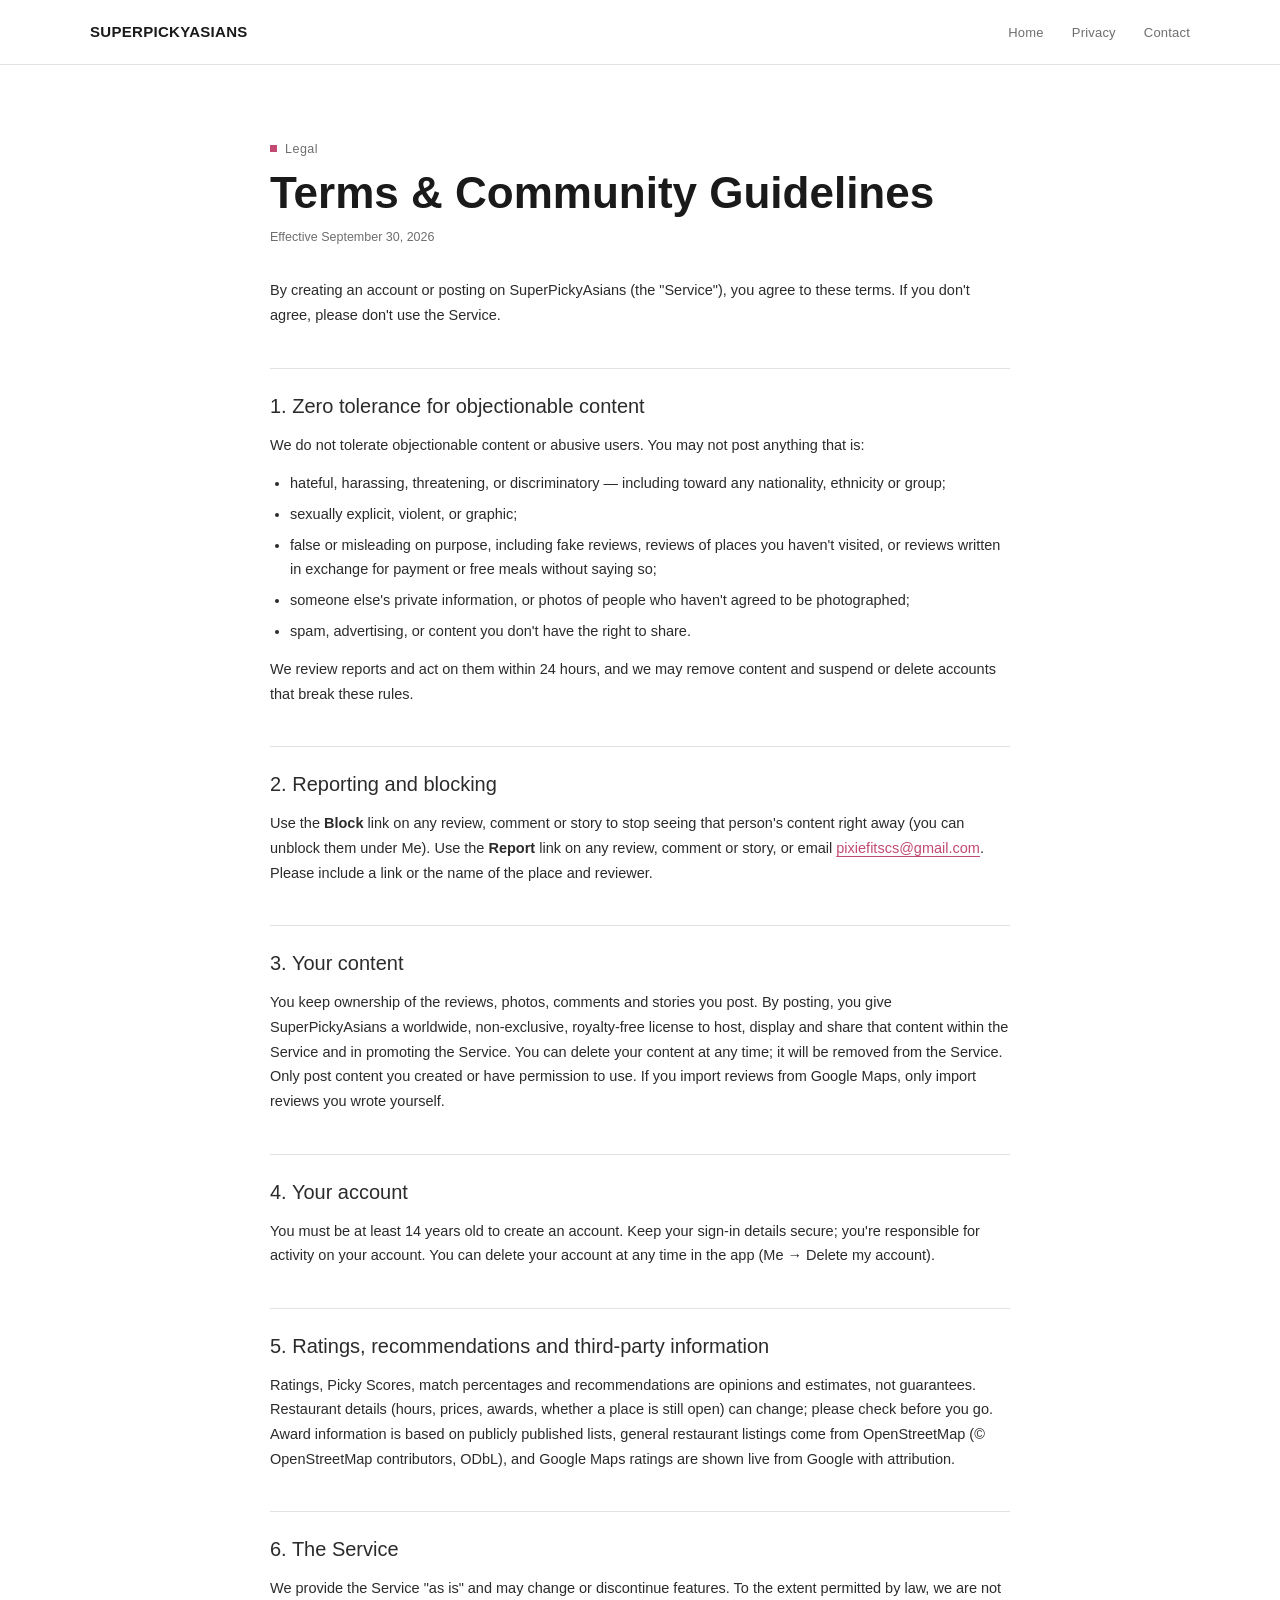
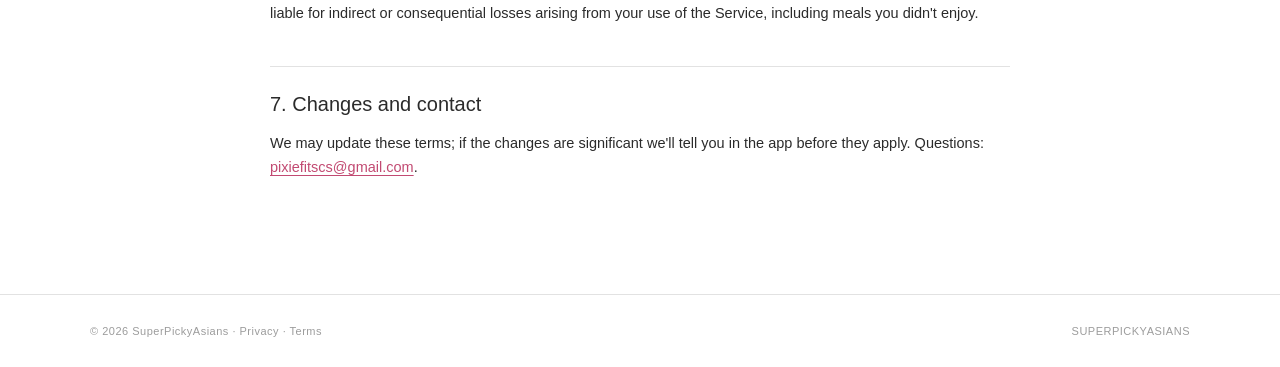
<file: terms.html>
<!DOCTYPE html>
<html lang="en">
<head>
<meta charset="UTF-8">
<meta name="viewport" content="width=device-width, initial-scale=1.0">
<title>Terms &amp; Community Guidelines — SuperPickyAsians</title>
<meta name="description" content="The rules for using SuperPickyAsians and posting reviews, photos, comments and stories.">
<link rel="icon" href="assets/favicon.png">
<link rel="stylesheet" href="style.css">
</head>
<body>

<nav class="nav">
  <div class="wrap">
    <a href="index.html" class="brand">SUPERPICKYASIANS</a>
    <ul id="navList">
      <li><a class="link" href="index.html">Home</a></li>
      <li><a class="link" href="privacy.html">Privacy</a></li>
      <li><a class="link" href="index.html#contact">Contact</a></li>
    </ul>
    <button class="menu-btn" id="menuBtn" aria-label="Toggle menu">&#9776;</button>
  </div>
</nav>

<main class="legal">
  <div class="wrap">
    <div class="eyebrow"><span class="pink-dot"></span>Legal</div>
    <h1>Terms &amp; Community Guidelines</h1>
    <p class="updated">Effective September 30, 2026</p>

    <p>By creating an account or posting on SuperPickyAsians (the "Service"), you agree to these terms. If you don't agree, please don't use the Service.</p>

    <h2>1. Zero tolerance for objectionable content</h2>
    <p>We do not tolerate objectionable content or abusive users. You may not post anything that is:</p>
    <ul>
      <li>hateful, harassing, threatening, or discriminatory — including toward any nationality, ethnicity or group;</li>
      <li>sexually explicit, violent, or graphic;</li>
      <li>false or misleading on purpose, including fake reviews, reviews of places you haven't visited, or reviews written in exchange for payment or free meals without saying so;</li>
      <li>someone else's private information, or photos of people who haven't agreed to be photographed;</li>
      <li>spam, advertising, or content you don't have the right to share.</li>
    </ul>
    <p>We review reports and act on them within 24 hours, and we may remove content and suspend or delete accounts that break these rules.</p>

    <h2>2. Reporting and blocking</h2>
    <p>Use the <strong>Block</strong> link on any review, comment or story to stop seeing that person's content right away (you can unblock them under Me). Use the <strong>Report</strong> link on any review, comment or story, or email <a href="mailto:pixiefitscs@gmail.com">pixiefitscs@gmail.com</a>. Please include a link or the name of the place and reviewer.</p>

    <h2>3. Your content</h2>
    <p>You keep ownership of the reviews, photos, comments and stories you post. By posting, you give SuperPickyAsians a worldwide, non-exclusive, royalty-free license to host, display and share that content within the Service and in promoting the Service. You can delete your content at any time; it will be removed from the Service. Only post content you created or have permission to use. If you import reviews from Google Maps, only import reviews you wrote yourself.</p>

    <h2>4. Your account</h2>
    <p>You must be at least 14 years old to create an account. Keep your sign-in details secure; you're responsible for activity on your account. You can delete your account at any time in the app (Me → Delete my account).</p>

    <h2>5. Ratings, recommendations and third-party information</h2>
    <p>Ratings, Picky Scores, match percentages and recommendations are opinions and estimates, not guarantees. Restaurant details (hours, prices, awards, whether a place is still open) can change; please check before you go. Award information is based on publicly published lists, general restaurant listings come from OpenStreetMap (© OpenStreetMap contributors, ODbL), and Google Maps ratings are shown live from Google with attribution.</p>

    <h2>6. The Service</h2>
    <p>We provide the Service "as is" and may change or discontinue features. To the extent permitted by law, we are not liable for indirect or consequential losses arising from your use of the Service, including meals you didn't enjoy.</p>

    <h2>7. Changes and contact</h2>
    <p>We may update these terms; if the changes are significant we'll tell you in the app before they apply. Questions: <a href="mailto:pixiefitscs@gmail.com">pixiefitscs@gmail.com</a>.</p>
  </div>
</main>

<footer>
  <div class="wrap">
    <span>© 2026 SuperPickyAsians · <a href="privacy.html">Privacy</a> · <a href="terms.html">Terms</a></span>
    <span>SUPERPICKYASIANS</span>
  </div>
</footer>

<script src="script.js"></script>
</body>
</html>
</file>
<file: style.css>
/* =========================================================
   SuperPickyAsians — Project site
   Same editorial system as the Heejun Jang portfolio: white base, regular-weight type, thin
   hairline rules, solid blush-pink color-block panels.
   ========================================================= */

:root {
  --white: #ffffff;
  --ink: #1a1a1a;
  --text: #2b2b2b;
  --gray: #6e6e6e;
  --gray-soft: #9c9c9c;
  --line: #e2e2e2;
  --line-dark: #2b2b2b;
  --pink: #efa9c0;
  --pink-deep: #c24a72;
  --pink-block: #fce6e9;
  --font: -apple-system, BlinkMacSystemFont, "Segoe UI", Helvetica, Arial, sans-serif;
  --wrap: 1180px;
}

* { box-sizing: border-box; margin: 0; padding: 0; }

html { scroll-behavior: smooth; }

body {
  font-family: var(--font);
  color: var(--text);
  background: var(--white);
  font-size: 16px;
  line-height: 1.5;
  -webkit-font-smoothing: antialiased;
}

a { color: inherit; text-decoration: none; }

img { max-width: 100%; display: block; }

.wrap {
  max-width: var(--wrap);
  margin: 0 auto;
  padding: 0 40px;
}

/* ---------- Nav ---------- */
.nav {
  position: fixed;
  top: 0; left: 0; right: 0;
  z-index: 100;
  background: rgba(255,255,255,0.9);
  backdrop-filter: blur(8px);
  border-bottom: 1px solid var(--line);
}
.nav .wrap {
  display: flex;
  align-items: center;
  justify-content: space-between;
  height: 64px;
}
.nav .brand {
  font-weight: 700;
  font-size: 15px;
  letter-spacing: 0.3px;
  color: var(--ink);
}
.nav ul {
  list-style: none;
  display: flex;
  gap: 28px;
}
.nav a.link {
  font-size: 13px;
  color: var(--gray);
  letter-spacing: 0.2px;
}
.nav a.link:hover { color: var(--pink-deep); }
.nav .menu-btn {
  display: none;
  background: none;
  border: none;
  font-size: 22px;
  color: var(--ink);
  cursor: pointer;
}

@media (max-width: 760px) {
  .nav ul {
    position: fixed;
    top: 64px; left: 0; right: 0;
    background: var(--white);
    border-bottom: 1px solid var(--line);
    flex-direction: column;
    gap: 0;
    max-height: 0;
    overflow: hidden;
    transition: max-height 0.25s ease;
  }
  .nav ul.open { max-height: 320px; }
  .nav ul li { border-top: 1px solid var(--line); }
  .nav ul a.link { display: block; padding: 16px 40px; }
  .nav .menu-btn { display: block; }
}

/* ---------- Eyebrow / Titles ---------- */
.eyebrow {
  font-size: 12.5px;
  color: var(--gray);
  letter-spacing: 0.5px;
  margin-bottom: 10px;
}
.eyebrow.on-pink { color: rgba(26,26,26,0.55); }
.pink-dot {
  display: inline-block;
  width: 7px;
  height: 7px;
  background: var(--pink-deep);
  margin-right: 8px;
  vertical-align: middle;
  transform: translateY(-1px);
}

h1, h2, h3 { font-weight: 400; color: var(--text); }

.section-title {
  font-size: clamp(28px, 4vw, 34px);
  color: var(--text);
  margin-bottom: 14px;
  line-height: 1.15;
}

.section-italic {
  font-style: italic;
  color: var(--gray);
  font-size: 14px;
  max-width: 640px;
  margin-bottom: 36px;
}

section { padding: 100px 0; }
section.tight { padding: 70px 0; }

/* ---------- Hairline rule ---------- */
.rule {
  position: relative;
  height: 1px;
  background: var(--line);
  margin: 14px 0;
}
.rule::before {
  content: "";
  position: absolute;
  left: 0; top: 0;
  height: 1px; width: 34px;
  background: var(--line-dark);
}
.rule.short::before { width: 20px; }

/* ---------- Numbered list items ---------- */
.list-item {
  display: grid;
  grid-template-columns: 40px 1fr;
  padding: 22px 0;
  border-bottom: 1px solid var(--line);
  position: relative;
}
.list-item:last-child { border-bottom: none; }
.list-item .num {
  font-size: 12.5px;
  color: var(--pink-deep);
  padding-top: 4px;
}
.list-item h3 {
  font-size: 20px;
  font-weight: 400;
  color: var(--text);
  margin-bottom: 8px;
}
.list-item h3.accent { color: var(--pink-deep); }
.list-item p {
  color: var(--gray);
  font-size: 14px;
  line-height: 1.55;
  max-width: 640px;
}
.list-item .tick {
  position: absolute;
  left: 40px; bottom: -1px;
  width: 34px; height: 1px;
  background: var(--line-dark);
}

.list-block { border-top: 1px solid var(--line); }

/* ---------- Hero ---------- */
.hero {
  display: grid;
  grid-template-columns: 1.15fr 0.85fr;
  min-height: 92vh;
}
.hero-copy {
  display: flex;
  flex-direction: column;
  justify-content: center;
  padding: 40px 60px;
}
.hero-copy .eyebrow { margin-bottom: 22px; }
.hero-name {
  font-size: clamp(40px, 6vw, 64px);
  font-weight: 700;
  color: var(--ink);
  line-height: 1.05;
  margin-bottom: 20px;
}
.hero-role {
  font-size: 19px;
  color: var(--text);
  margin-bottom: 12px;
}
.hero-tagline {
  font-style: italic;
  color: var(--gray);
  font-size: 14px;
  max-width: 480px;
  margin-bottom: 26px;
}
.hero-tags {
  display: flex;
  flex-direction: column;
  gap: 10px;
  margin-top: 18px;
}
.hero-tags span { color: var(--gray); font-size: 13px; }
.hero-panel {
  background: var(--pink-block);
  display: flex;
  align-items: flex-end;
  justify-content: center;
  padding-bottom: 48px;
  position: relative;
}
.hero-panel .caption {
  font-size: 11px;
  letter-spacing: 2px;
  color: var(--ink);
  opacity: 0.55;
}
.scroll-cue {
  position: absolute;
  bottom: 28px; left: 60px;
  font-size: 11px;
  letter-spacing: 1.5px;
  color: var(--gray-soft);
}

@media (max-width: 900px) {
  .hero { grid-template-columns: 1fr; min-height: auto; }
  .hero-copy { padding: 140px 28px 40px; }
  .hero-panel { min-height: 220px; padding-bottom: 24px; }
  .scroll-cue { display: none; }
}

/* ---------- About ---------- */
.about-grid {
  display: grid;
  grid-template-columns: 1.2fr 1fr;
  gap: 80px;
}
.about-bio p { color: var(--text); font-size: 15px; line-height: 1.7; margin-bottom: 18px; max-width: 520px; }
.fact { padding: 18px 0; border-bottom: 1px solid var(--line); }
.fact:first-child { padding-top: 0; }
.fact .flabel { color: var(--pink-deep); font-size: 12px; margin-bottom: 6px; }
.fact .fvalue { color: var(--text); font-size: 13.5px; line-height: 1.5; }

@media (max-width: 860px) {
  .about-grid { grid-template-columns: 1fr; gap: 40px; }
}

/* ---------- Divider band (project intros) ---------- */
.divider {
  display: grid;
  grid-template-columns: 1.15fr 0.85fr;
  min-height: 62vh;
}
.divider-copy {
  display: flex;
  flex-direction: column;
  justify-content: center;
  padding: 40px 60px;
}
.divider-copy .pname {
  font-size: clamp(32px, 5vw, 44px);
  font-weight: 700;
  color: var(--ink);
  margin-bottom: 14px;
  line-height: 1.05;
}
.divider-copy .psub { color: var(--gray); font-size: 16px; margin-bottom: 18px; }
.divider-copy .ptag { color: var(--pink-deep); font-size: 12.5px; margin-top: 16px; }
.divider-panel {
  background: var(--pink-block);
  display: flex;
  flex-direction: column;
  align-items: center;
  justify-content: center;
  position: relative;
}
.divider-panel .pnum {
  font-size: clamp(64px, 9vw, 108px);
  font-weight: 700;
  color: var(--ink);
}
.divider-panel .pcaption {
  position: absolute;
  bottom: 28px;
  font-size: 11px;
  letter-spacing: 2px;
  color: var(--ink);
  opacity: 0.55;
}
@media (max-width: 900px) {
  .divider { grid-template-columns: 1fr; min-height: auto; }
  .divider-copy { padding: 60px 28px 32px; }
  .divider-panel { min-height: 200px; padding: 32px 0; }
}

/* ---------- Project sub-section ---------- */
.subsection { padding: 80px 0; border-top: 1px solid var(--line); }
.subsection .eyebrow { color: var(--pink-deep); }

/* ---------- Flow diagram ---------- */
.flow {
  display: flex;
  flex-wrap: wrap;
  align-items: stretch;
  gap: 0;
  margin: 40px 0;
}
.flow .step {
  flex: 1 1 180px;
  border: 1px solid var(--line);
  padding: 24px 16px;
  text-align: center;
  font-size: 13.5px;
  color: var(--text);
  display: flex;
  align-items: center;
  justify-content: center;
  min-height: 96px;
}
.flow .step.final {
  background: var(--pink-block);
  border-color: transparent;
  color: var(--ink);
}
.flow .arrow {
  display: flex;
  align-items: center;
  justify-content: center;
  color: var(--pink-deep);
  font-size: 18px;
  padding: 0 10px;
  flex: 0 0 auto;
}
.flow.muted .arrow { color: var(--gray-soft); }
@media (max-width: 700px) {
  .flow { flex-direction: column; }
  .flow .arrow { transform: rotate(90deg); padding: 6px 0; }
}

.flow-label {
  color: var(--pink-deep);
  font-size: 12px;
  margin: 36px 0 6px;
}

/* dataset row */
.datasets {
  display: grid;
  grid-template-columns: repeat(3, 1fr);
  gap: 32px;
  margin-top: 12px;
}
.dataset h4 { font-size: 14px; font-weight: 400; color: var(--text); margin-bottom: 6px; }
.dataset p { font-size: 11.5px; color: var(--gray); margin-bottom: 14px; }
@media (max-width: 700px) { .datasets { grid-template-columns: 1fr; } }

/* ---------- App phone showcase ---------- */
.phones {
  display: flex;
  justify-content: center;
  gap: 48px;
  flex-wrap: wrap;
  margin-top: 40px;
}
.phones img { width: 260px; }

/* ---------- Split stat panel ---------- */
.stat-split {
  display: grid;
  grid-template-columns: 1.2fr 0.8fr;
}
.stat-copy { padding: 70px 60px; }
.stat-panel {
  background: var(--pink-block);
  display: flex;
  flex-direction: column;
  align-items: center;
  justify-content: center;
  position: relative;
  padding: 40px 20px;
  text-align: center;
}
.stat-panel .big { font-size: clamp(48px, 7vw, 84px); font-weight: 700; color: var(--ink); line-height: 1; }
.stat-panel .sub { margin-top: 16px; color: var(--ink); font-size: 14px; max-width: 260px; }
.stat-panel .cap { position: absolute; bottom: 28px; font-size: 11px; letter-spacing: 2px; color: var(--ink); opacity: 0.55; }
@media (max-width: 900px) {
  .stat-split { grid-template-columns: 1fr; }
  .stat-copy { padding: 50px 28px; }
  .stat-panel { min-height: 260px; }
}

/* ---------- Before / After ---------- */
.ba-split {
  display: grid;
  grid-template-columns: 1.1fr 0.9fr;
}
.ba-copy { padding: 70px 60px; }
.ba-copy .lbl { color: var(--gray); font-size: 13px; margin-bottom: 18px; }
.ba-copy .row { padding: 16px 0; border-bottom: 1px solid var(--line); font-size: 13px; color: var(--text); line-height: 1.5; }
.ba-panel { background: var(--pink-block); padding: 60px 40px; }
.ba-panel .lbl { color: var(--ink); font-size: 13px; margin-bottom: 18px; }
.ba-panel .row { padding: 14px 0; font-size: 12.5px; color: var(--ink); line-height: 1.5; }
@media (max-width: 900px) {
  .ba-split { grid-template-columns: 1fr; }
  .ba-copy, .ba-panel { padding: 40px 28px; }
}

/* ---------- Chart block ---------- */
.chart-box {
  border: 1px solid var(--line);
  padding: 24px;
  margin-top: 30px;
}
.chart-caption {
  font-size: 11.5px;
  font-style: italic;
  color: var(--gray-soft);
  margin-top: 12px;
}

/* ---------- Closing ---------- */
.closing {
  display: grid;
  grid-template-columns: 1.15fr 0.85fr;
  min-height: 70vh;
}
.closing-copy {
  display: flex;
  flex-direction: column;
  justify-content: center;
  padding: 40px 60px;
}
.closing-copy h2 {
  font-size: clamp(34px, 5.5vw, 46px);
  font-weight: 700;
  color: var(--ink);
  line-height: 1.15;
  margin-bottom: 16px;
}
.closing-copy .lead { color: var(--gray); font-size: 14px; margin-bottom: 24px; }
.contact-row { padding: 10px 0; font-size: 14px; }
.contact-row.email { color: var(--pink-deep); }
.contact-row.addr { color: var(--gray); font-size: 12.5px; }
.closing-panel {
  background: var(--pink-block);
  display: flex;
  align-items: flex-end;
  justify-content: center;
  padding-bottom: 40px;
}
.closing-panel .cap { font-size: 11px; letter-spacing: 2px; color: var(--ink); opacity: 0.55; }
@media (max-width: 900px) {
  .closing { grid-template-columns: 1fr; }
  .closing-copy { padding: 60px 28px 32px; }
  .closing-panel { min-height: 160px; padding-bottom: 24px; }
}

/* ---------- Footer ---------- */
footer {
  padding: 28px 0;
  border-top: 1px solid var(--line);
  display: flex;
  justify-content: space-between;
  font-size: 11px;
  letter-spacing: 0.5px;
  color: var(--gray-soft);
}
footer .wrap { display: flex; justify-content: space-between; width: 100%; }

/* ---------- Back to top ---------- */
.top-link {
  position: fixed;
  right: 24px; bottom: 24px;
  width: 40px; height: 40px;
  border: 1px solid var(--line);
  background: var(--white);
  border-radius: 50%;
  display: flex;
  align-items: center;
  justify-content: center;
  color: var(--ink);
  font-size: 16px;
  opacity: 0;
  pointer-events: none;
  transition: opacity 0.2s ease;
  z-index: 90;
}
.top-link.visible { opacity: 1; pointer-events: auto; }

/* ---------- Reveal on scroll ---------- */
.reveal {
  opacity: 0;
  transform: translateY(16px);
  transition: opacity 0.6s ease, transform 0.6s ease;
}
.reveal.in { opacity: 1; transform: translateY(0); }

/* =========================================================
   SuperPickyAsians additions (same system, a few new pieces)
   ========================================================= */

/* Logo sitting on the pink hero panel */
.hero-panel { flex-direction: column; align-items: center; justify-content: center; padding: 40px; }
.hero-panel .hero-logo { width: min(78%, 440px); height: auto; }
.hero-panel .caption { position: absolute; bottom: 48px; }
@media (max-width: 900px) {
  .hero-panel { min-height: 260px; }
  .hero-panel .caption { bottom: 24px; }
}

/* Primary / secondary text buttons in the same hairline language */
.cta-row { display: flex; gap: 14px; flex-wrap: wrap; margin-top: 28px; }
.cta {
  display: inline-block;
  padding: 12px 22px;
  font-size: 13px;
  letter-spacing: 0.3px;
  border: 1px solid var(--ink);
  color: var(--ink);
  transition: background 0.15s ease, color 0.15s ease;
}
.cta:hover { background: var(--pink-block); }
.cta.solid { background: var(--ink); color: var(--white); }
.cta.solid:hover { background: var(--pink-deep); border-color: var(--pink-deep); }

/* Small stat trio (reuses the dataset look) */
.dataset .dnum { font-size: 34px; font-weight: 700; color: var(--ink); line-height: 1; margin-bottom: 8px; }

/* Pink "persona" chip row */
.chip-row { display: flex; flex-wrap: wrap; gap: 8px; margin-top: 18px; }
.chip-row span {
  font-size: 12px;
  padding: 6px 12px;
  background: var(--pink-block);
  color: var(--ink);
}

/* Closing links */
.closing-copy .links { display: flex; gap: 18px; margin-top: 18px; font-size: 12.5px; color: var(--gray); }
.closing-copy .links a:hover { color: var(--pink-deep); }
footer a:hover { color: var(--pink-deep); }

/* ---------- Legal pages (privacy / terms) ---------- */
.legal { padding: 140px 0 100px; }
.legal .wrap { max-width: 820px; }
.legal h1 { font-size: clamp(32px, 5vw, 44px); font-weight: 700; color: var(--ink); line-height: 1.1; margin-bottom: 10px; }
.legal .updated { font-size: 12.5px; color: var(--gray); margin-bottom: 30px; }
.legal h2 { font-size: 20px; color: var(--text); margin: 40px 0 12px; padding-top: 22px; border-top: 1px solid var(--line); }
.legal p, .legal li { font-size: 14.5px; line-height: 1.7; color: var(--text); }
.legal p { margin-bottom: 14px; }
.legal ul { margin: 0 0 14px 20px; }
.legal li { margin-bottom: 6px; }
.legal a { color: var(--pink-deep); text-decoration: underline; text-underline-offset: 3px; }
.legal .note { font-style: italic; color: var(--gray); font-size: 13px; }

/* Long one-word product name: keep it inside small screens */
.hero-name { overflow-wrap: anywhere; }
@media (max-width: 900px) {
  .hero, .divider, .stat-split, .ba-split, .closing { grid-template-columns: minmax(0, 1fr); }
  .hero-name { font-size: clamp(32px, 9.4vw, 64px); }
}

/* ---------- App screens (phone mockups) ---------- */
.phones figure { margin: 0; display: flex; flex-direction: column; align-items: center; }
.phones figcaption { margin-top: 14px; font-size: 13px; color: var(--text); text-align: center; }
.phones figcaption span { display: block; font-size: 12px; color: var(--pink-deep); margin-bottom: 4px; }
.phones.three { gap: 36px; }
.phones.three img { width: 250px; }
@media (max-width: 860px) {
  .phones.three { flex-wrap: nowrap; overflow-x: auto; justify-content: flex-start; scroll-snap-type: x mandatory; padding-bottom: 8px; margin-left: -28px; margin-right: -28px; padding-left: 28px; padding-right: 28px; scrollbar-width: none; }
  .phones.three::-webkit-scrollbar { display: none; }
  .phones.three figure { flex: 0 0 auto; scroll-snap-align: center; }
  .phones.three img { width: 230px; }
}

/* Hero: a real app screen on the pink panel */
.hero-panel.hero-phone-panel { padding: 56px 40px 88px; }
.hero-panel .hero-phone { width: min(70%, 330px); height: auto; }
@media (max-width: 900px) {
  .hero-panel.hero-phone-panel { padding: 40px 28px 64px; }
  .hero-panel .hero-phone { width: min(64%, 280px); }
}

/* Copy + single phone on pink */
.phone-split { display: grid; grid-template-columns: 1.2fr 0.8fr; }
.phone-split-copy { padding: 70px 60px; }
.phone-split-panel { background: var(--pink-block); display: flex; align-items: center; justify-content: center; padding: 50px 30px; }
.phone-split-panel img { width: min(80%, 290px); height: auto; }
@media (max-width: 900px) {
  .phone-split { grid-template-columns: minmax(0, 1fr); }
  .phone-split-copy { padding: 50px 28px; }
  .phone-split-panel img { width: min(66%, 260px); }
}

/* City list under the launch stats */
.chip-row.cities { margin-top: 26px; }
.chip-row.cities span { background: transparent; border: 1px solid var(--line); color: var(--gray); }

/* Logo on the closing panel */
.closing-panel { flex-direction: column; align-items: center; justify-content: center; position: relative; }
.closing-panel .closing-logo { width: min(72%, 380px); height: auto; }
.closing-panel .cap { position: absolute; bottom: 40px; }
@media (max-width: 900px) { .closing-panel { min-height: 220px; } .closing-panel .cap { bottom: 20px; } }

footer .wrap { gap: 16px; flex-wrap: wrap; }
</file>
